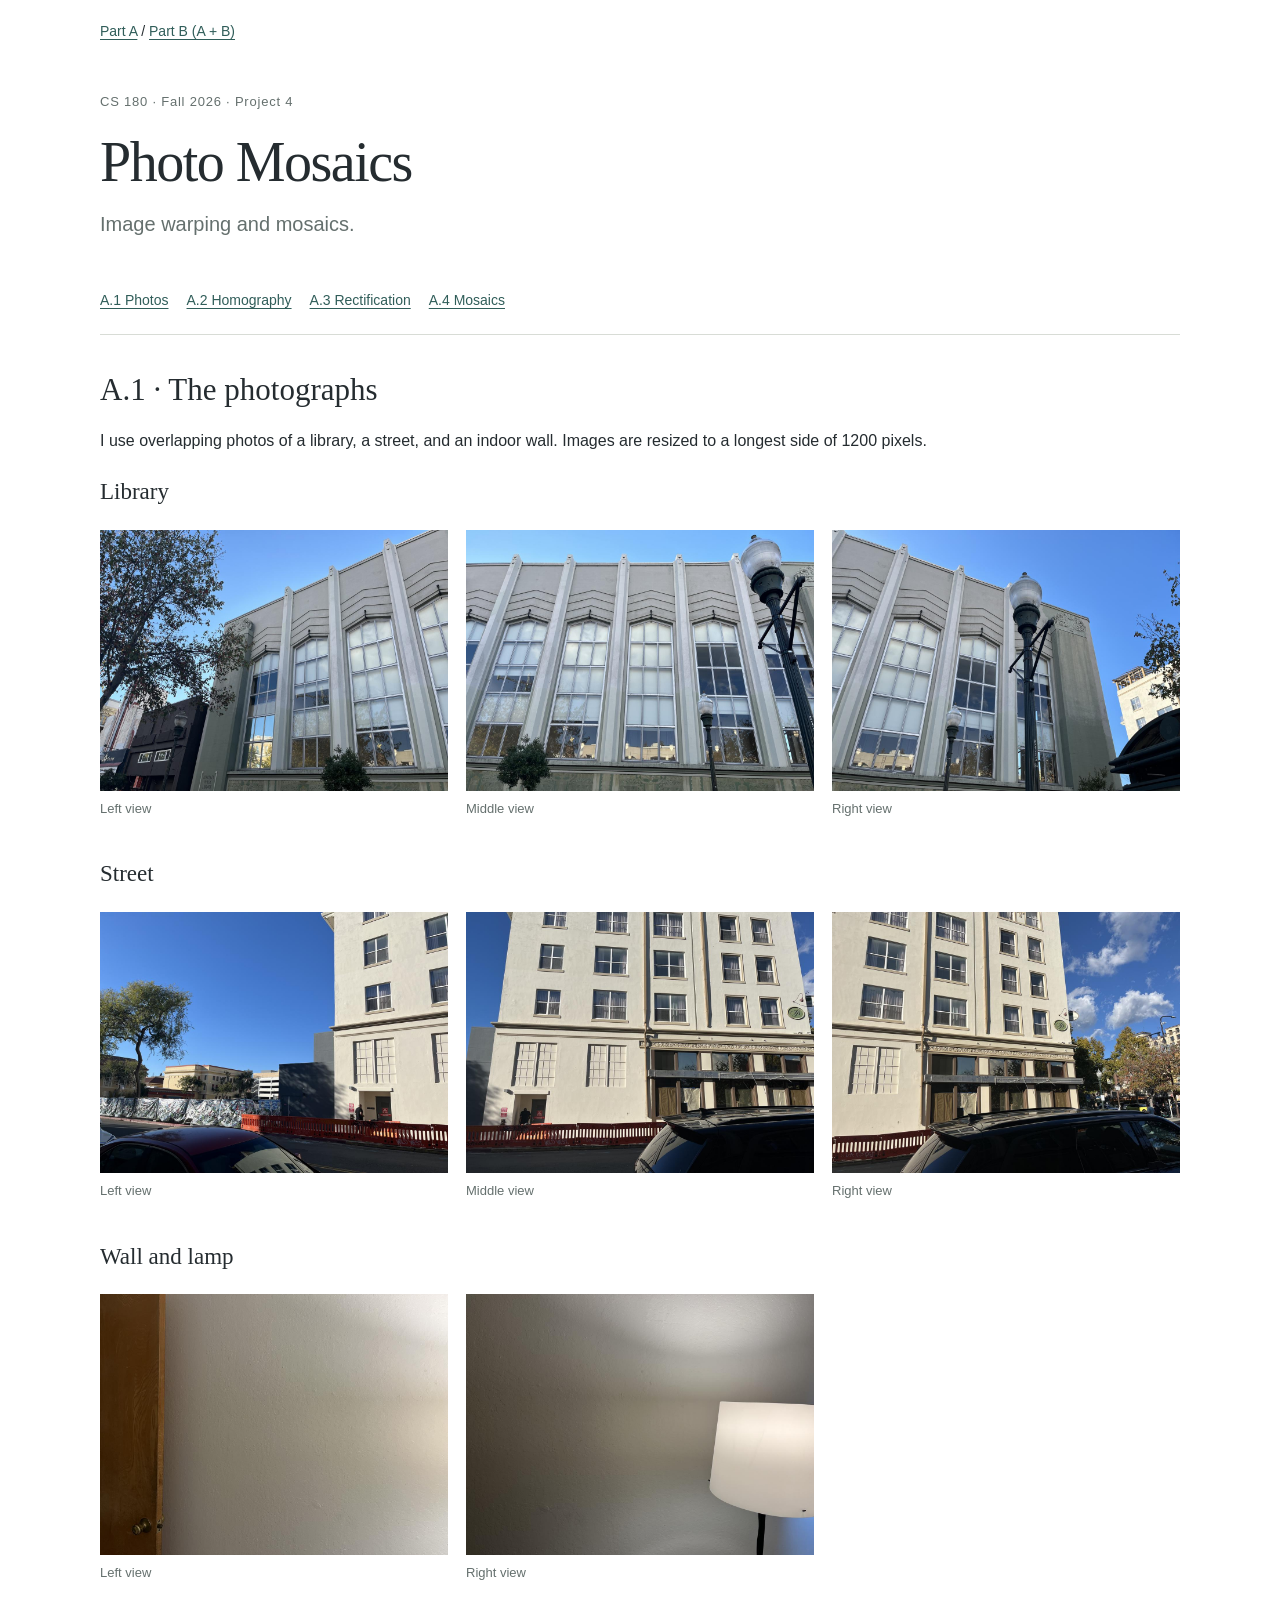
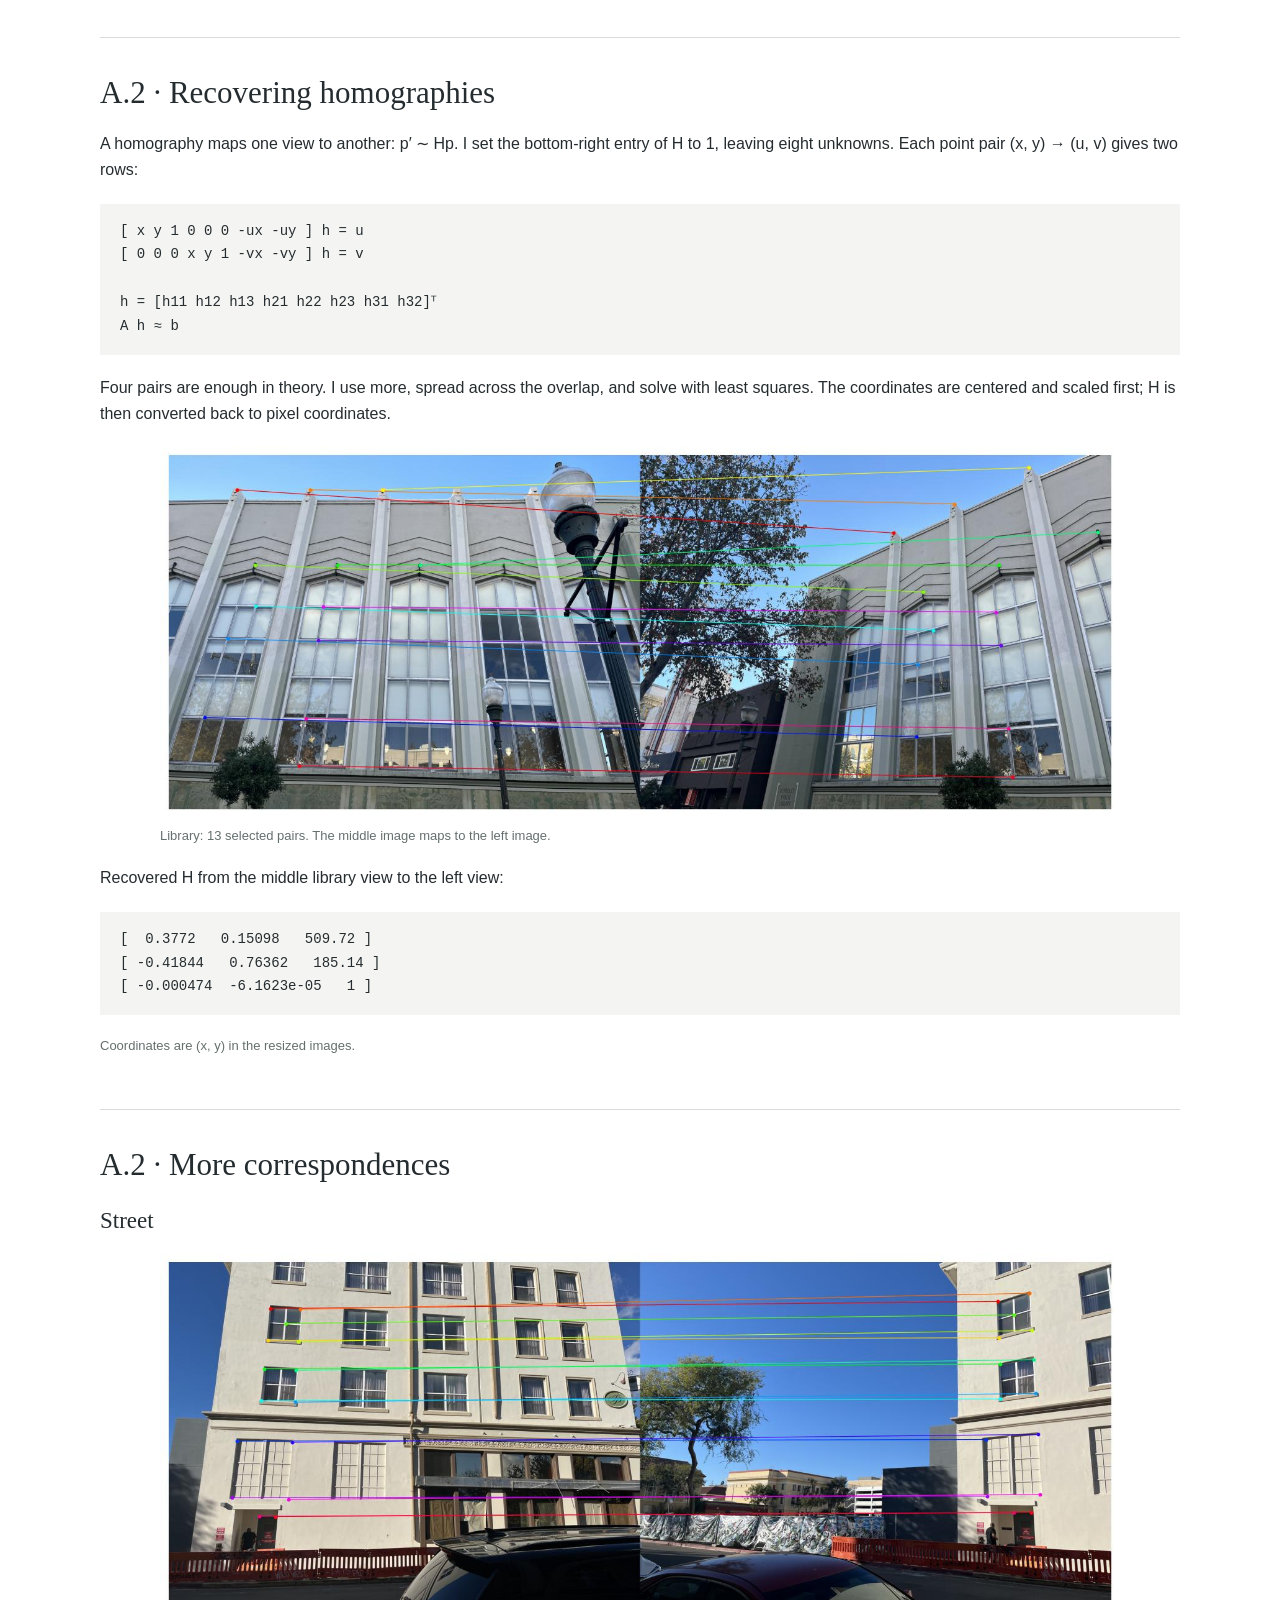
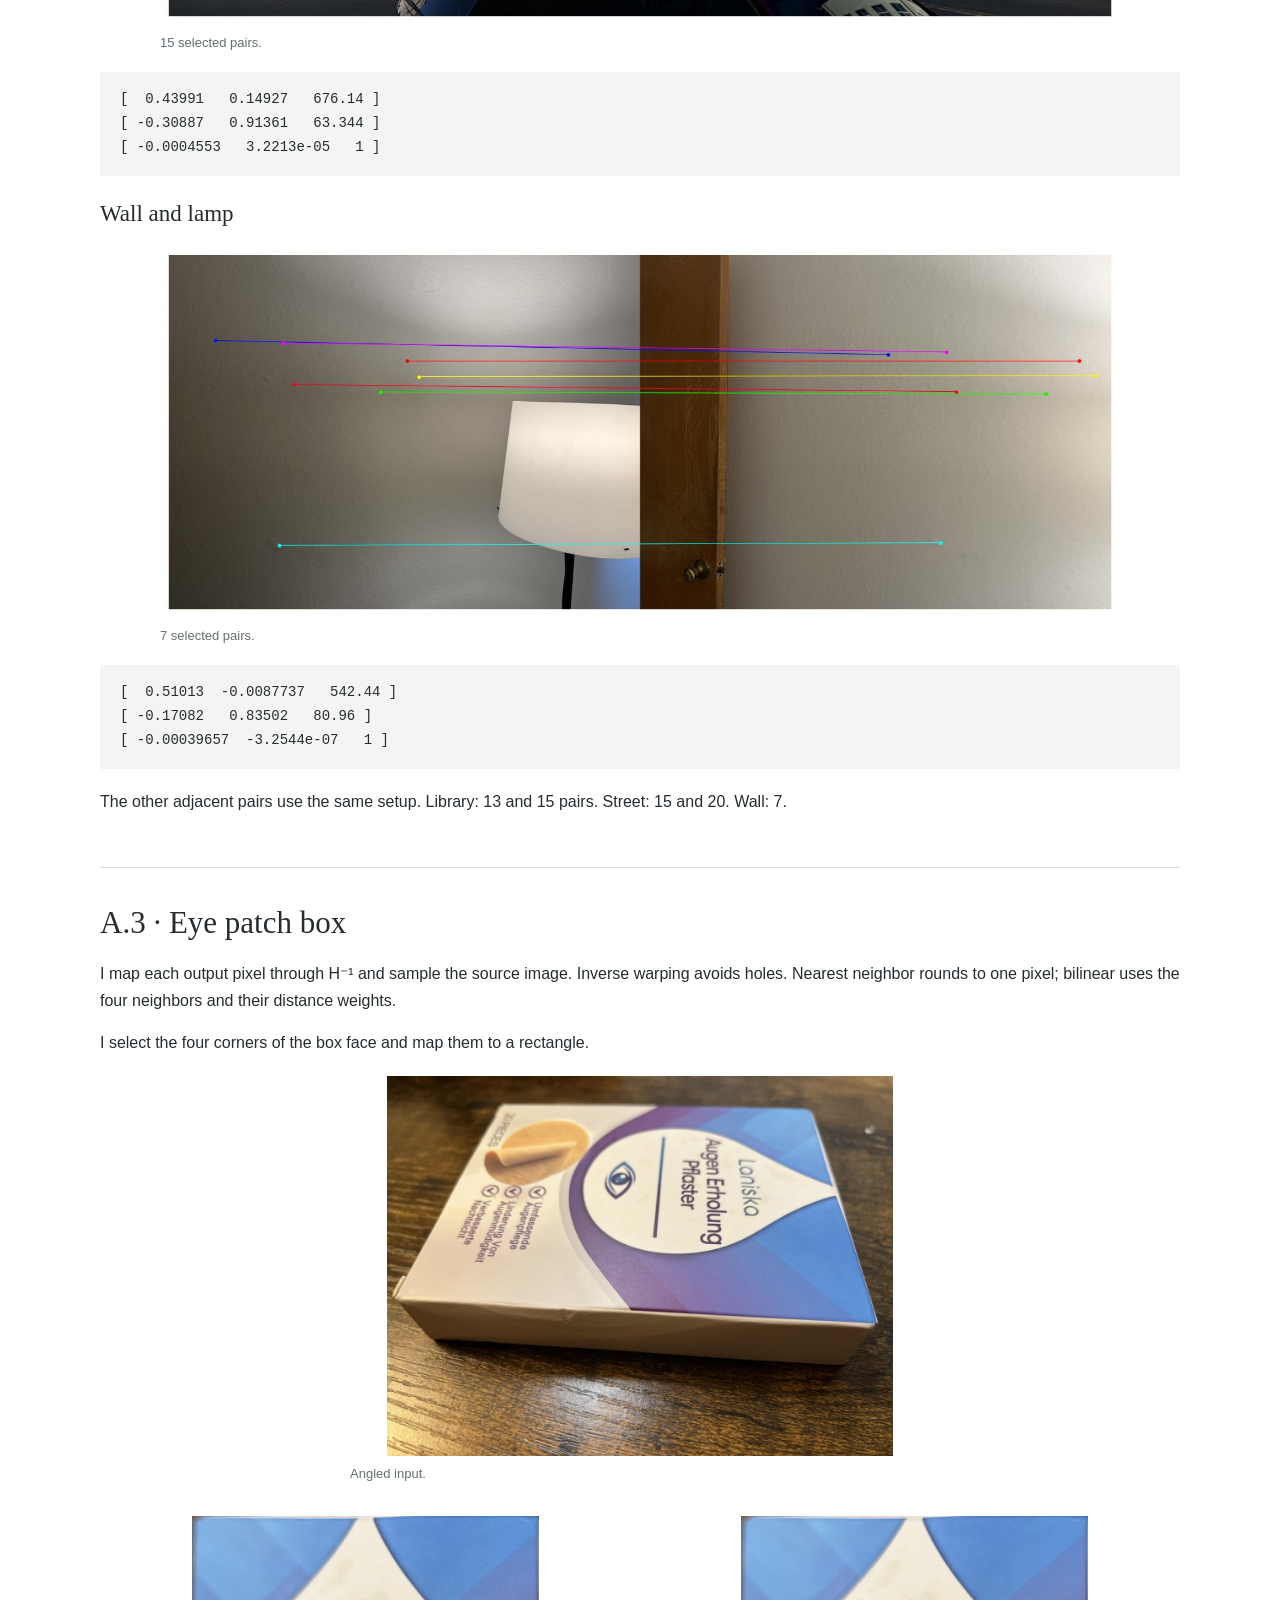
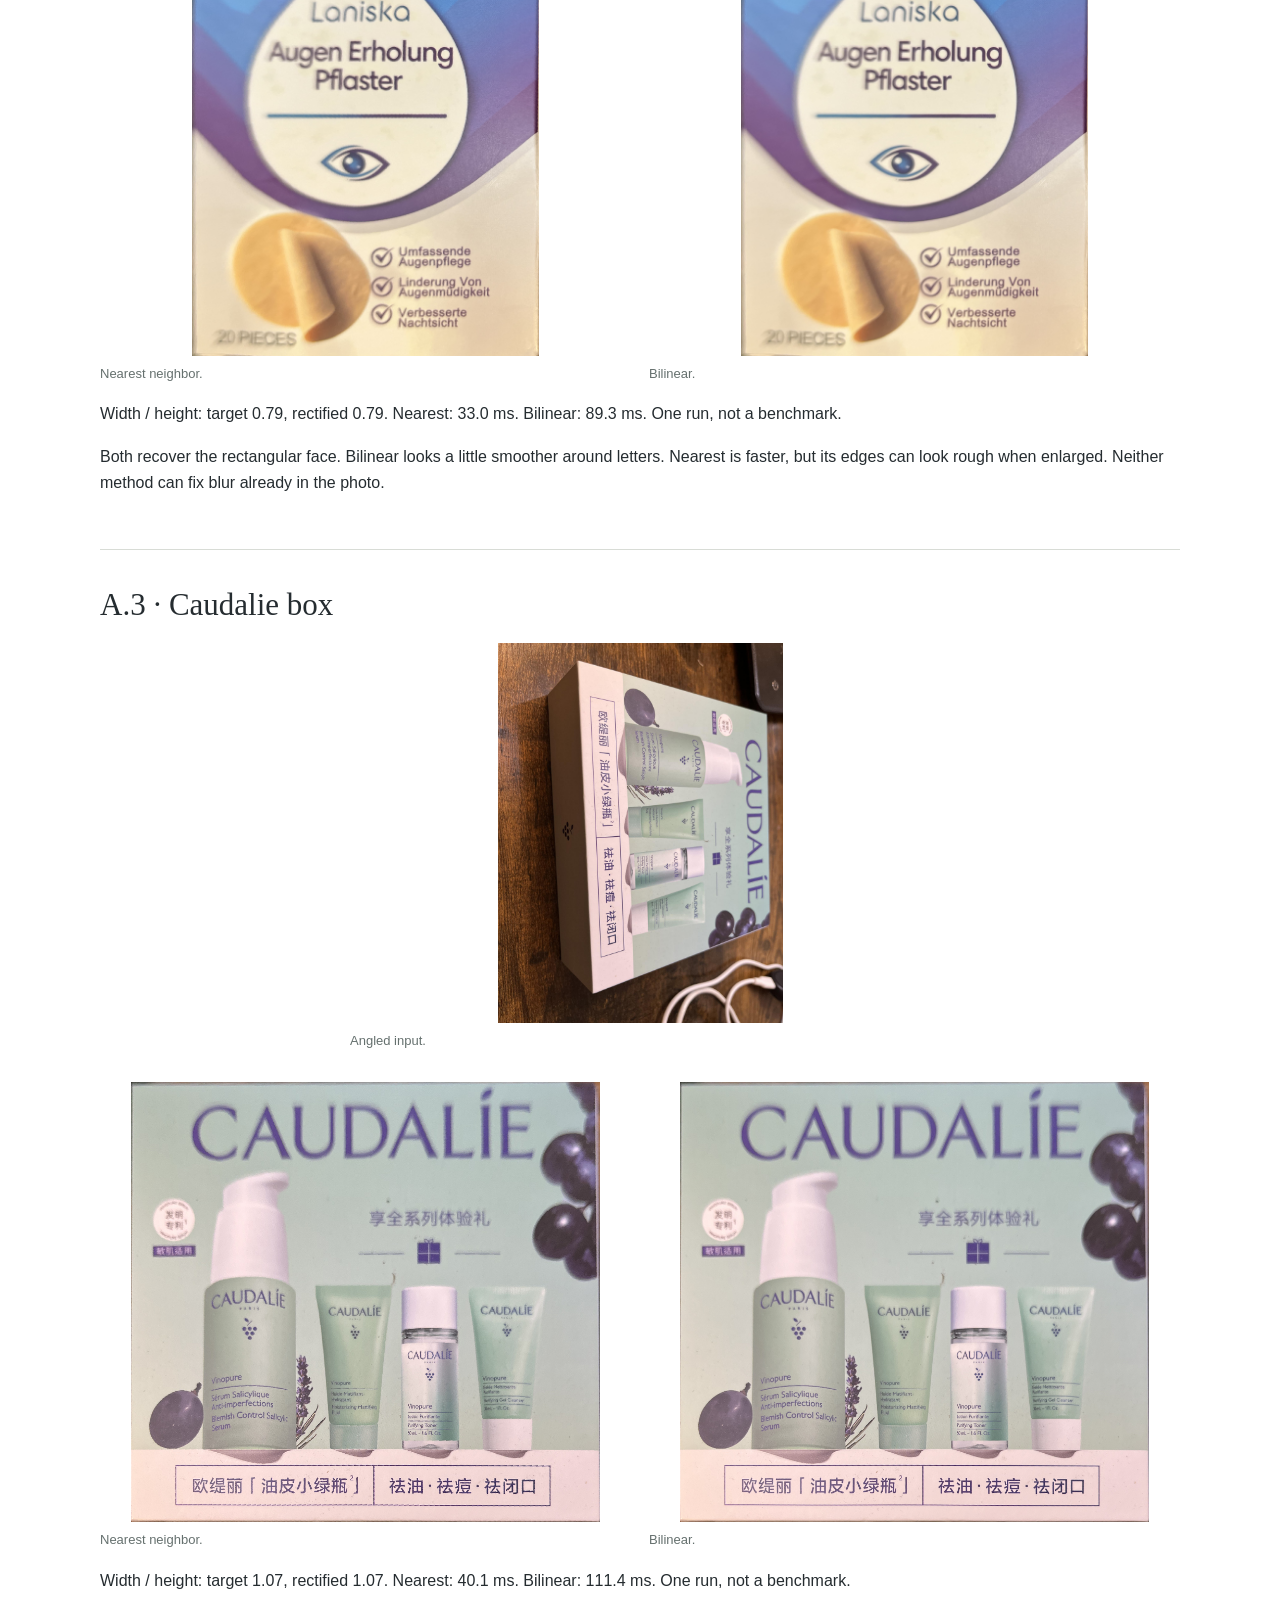
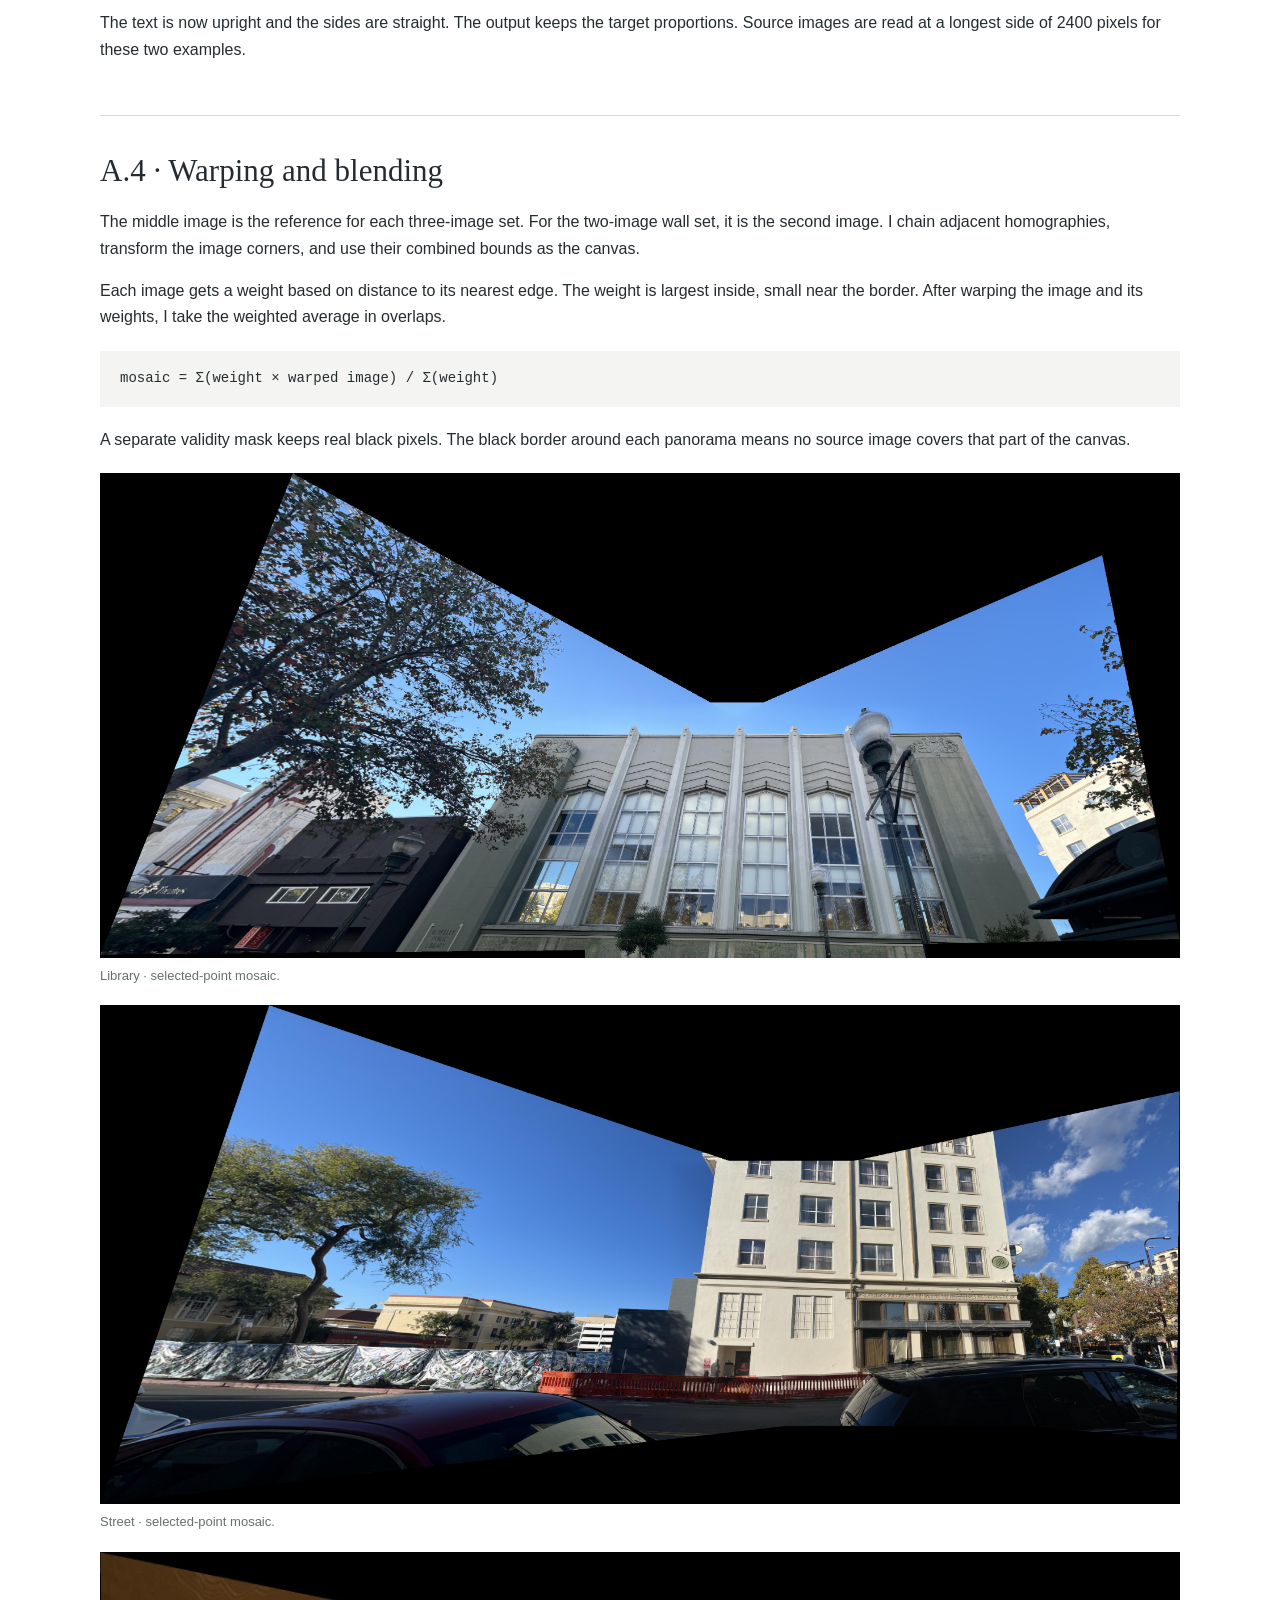
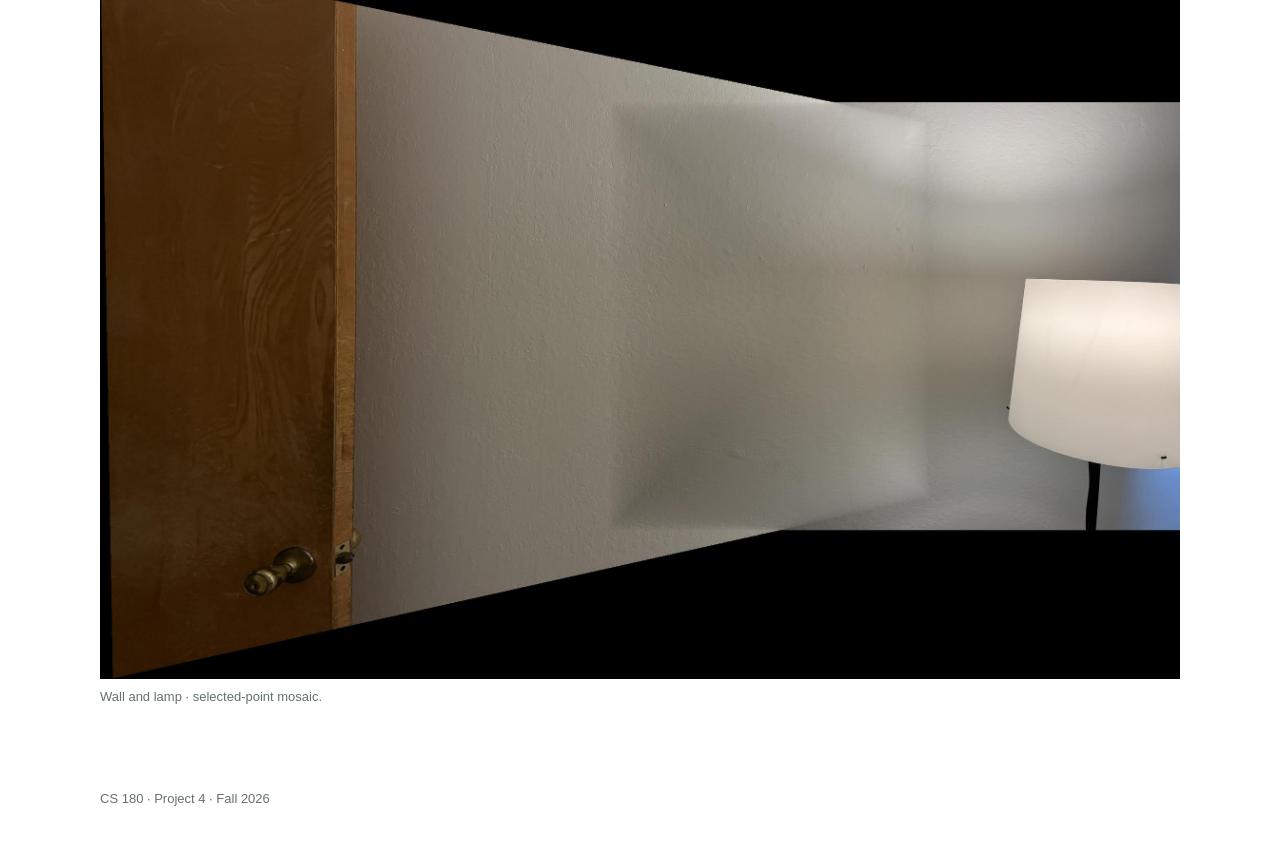
<file: index.html>
<!doctype html><html lang="en"><head><meta charset="utf-8"><meta name="viewport" content="width=device-width,initial-scale=1"><meta name="description" content="CS180 Project 4: homographies, rectification and image mosaics."><title>Part A · Photo Mosaics | CS180 Project 4</title><link rel="stylesheet" href="style.css"></head><body><div class="wrap versions"><a href="index.html">Part A</a><span> / </span><a href="part-b.html">Part B (A + B)</a></div><header class="wrap sheet cover"><p class="eyebrow">CS 180 · Fall 2026 · Project 4</p><h1>Photo Mosaics</h1><p class="subtitle">Image warping and mosaics.</p></header>
<nav class="wrap" aria-label="Report sections"><a href="#a1">A.1 Photos</a><a href="#a2">A.2 Homography</a><a href="#a3">A.3 Rectification</a><a href="#a4">A.4 Mosaics</a></nav><main class="wrap">
<section id="a1" class="sheet "><h2>A.1 · The photographs</h2><p>I use overlapping photos of a library, a street, and an indoor wall. Images are resized to a longest side of 1200 pixels.</p><div class="source-set"><h3>Library</h3><div class="grid sources"><figure class=""><a href="assets/library-left-view.jpg"><img src="assets/library-left-view.jpg" alt="Left view"></a><figcaption>Left view</figcaption></figure><figure class=""><a href="assets/library-middle-view.jpg"><img src="assets/library-middle-view.jpg" alt="Middle view"></a><figcaption>Middle view</figcaption></figure><figure class=""><a href="assets/library-right-view.jpg"><img src="assets/library-right-view.jpg" alt="Right view"></a><figcaption>Right view</figcaption></figure></div></div><div class="source-set"><h3>Street</h3><div class="grid sources"><figure class=""><a href="assets/street-left-view.jpg"><img src="assets/street-left-view.jpg" alt="Left view"></a><figcaption>Left view</figcaption></figure><figure class=""><a href="assets/street-middle-view.jpg"><img src="assets/street-middle-view.jpg" alt="Middle view"></a><figcaption>Middle view</figcaption></figure><figure class=""><a href="assets/street-right-view.jpg"><img src="assets/street-right-view.jpg" alt="Right view"></a><figcaption>Right view</figcaption></figure></div></div><div class="source-set"><h3>Wall and lamp</h3><div class="grid sources"><figure class=""><a href="assets/wall-and-lamp-left-view.jpg"><img src="assets/wall-and-lamp-left-view.jpg" alt="Left view"></a><figcaption>Left view</figcaption></figure><figure class=""><a href="assets/wall-and-lamp-right-view.jpg"><img src="assets/wall-and-lamp-right-view.jpg" alt="Right view"></a><figcaption>Right view</figcaption></figure></div></div></section>
<section id="a2" class="sheet "><h2>A.2 · Recovering homographies</h2><p>A homography maps one view to another: p′ ∼ Hp. I set the bottom-right entry of H to 1, leaving eight unknowns. Each point pair (x, y) → (u, v) gives two rows:</p>
<pre class="equation">[ x y 1 0 0 0 -ux -uy ] h = u
[ 0 0 0 x y 1 -vx -vy ] h = v

h = [h11 h12 h13 h21 h22 h23 h31 h32]ᵀ
A h ≈ b</pre>
<p>Four pairs are enough in theory. I use more, spread across the overlap, and solve with least squares. The coordinates are centered and scaled first; H is then converted back to pixel coordinates.</p><figure class="wide"><a href="assets/image1_compare_manual_points_1.jpg"><img src="assets/image1_compare_manual_points_1.jpg" alt="Library: 13 selected pairs. The middle image maps to the left image."></a><figcaption>Library: 13 selected pairs. The middle image maps to the left image.</figcaption></figure><p>Recovered H from the middle library view to the left view:</p><pre class="matrix">[  0.3772   0.15098   509.72 ]
[ -0.41844   0.76362   185.14 ]
[ -0.000474  -6.1623e-05   1 ]</pre><p class="small">Coordinates are (x, y) in the resized images.</p></section>
<section id="a2-more" class="sheet "><h2>A.2 · More correspondences</h2><div class="keep"><h3>Street</h3><figure class="wide"><a href="assets/image2_compare_manual_points_1.jpg"><img src="assets/image2_compare_manual_points_1.jpg" alt="15 selected pairs."></a><figcaption>15 selected pairs.</figcaption></figure><pre class="matrix">[  0.43991   0.14927   676.14 ]
[ -0.30887   0.91361   63.344 ]
[ -0.0004553   3.2213e-05   1 ]</pre></div><div class="keep"><h3>Wall and lamp</h3><figure class="wide"><a href="assets/image3_compare_manual_points_1.jpg"><img src="assets/image3_compare_manual_points_1.jpg" alt="7 selected pairs."></a><figcaption>7 selected pairs.</figcaption></figure><pre class="matrix">[  0.51013  -0.0087737   542.44 ]
[ -0.17082   0.83502   80.96 ]
[ -0.00039657  -3.2544e-07   1 ]</pre></div><p>The other adjacent pairs use the same setup. Library: 13 and 15 pairs. Street: 15 and 20. Wall: 7.</p></section>
<section id="a3" class="sheet rect-page"><h2>A.3 · Eye patch box</h2><p>I map each output pixel through H⁻¹ and sample the source image. Inverse warping avoids holes. Nearest neighbor rounds to one pixel; bilinear uses the four neighbors and their distance weights.</p><p>I select the four corners of the box face and map them to a rectangle.</p><figure class="rect-input"><a href="assets/results_rect1_source_0.jpg"><img src="assets/results_rect1_source_0.jpg" alt="Angled input."></a><figcaption>Angled input.</figcaption></figure><div class="grid two rectified"><figure class=""><a href="assets/results_rect1_nearest.png"><img src="assets/results_rect1_nearest.png" alt="Nearest neighbor."></a><figcaption>Nearest neighbor.</figcaption></figure><figure class=""><a href="assets/results_rect1_bilinear.png"><img src="assets/results_rect1_bilinear.png" alt="Bilinear."></a><figcaption>Bilinear.</figcaption></figure></div><p>Width / height: target 0.79, rectified 0.79. Nearest: 33.0 ms. Bilinear: 89.3 ms. One run, not a benchmark.</p><p>Both recover the rectangular face. Bilinear looks a little smoother around letters. Nearest is faster, but its edges can look rough when enlarged. Neither method can fix blur already in the photo.</p></section>
<section id="a3-box2" class="sheet rect-page"><h2>A.3 · Caudalie box</h2><figure class="rect-input"><a href="assets/results_rect2_source_0.jpg"><img src="assets/results_rect2_source_0.jpg" alt="Angled input."></a><figcaption>Angled input.</figcaption></figure><div class="grid two rectified"><figure class=""><a href="assets/results_rect2_nearest.png"><img src="assets/results_rect2_nearest.png" alt="Nearest neighbor."></a><figcaption>Nearest neighbor.</figcaption></figure><figure class=""><a href="assets/results_rect2_bilinear.png"><img src="assets/results_rect2_bilinear.png" alt="Bilinear."></a><figcaption>Bilinear.</figcaption></figure></div><p>Width / height: target 1.07, rectified 1.07. Nearest: 40.1 ms. Bilinear: 111.4 ms. One run, not a benchmark.</p><p>The text is now upright and the sides are straight. The output keeps the target proportions. Source images are read at a longest side of 2400 pixels for these two examples.</p></section>
<section id="a4" class="sheet "><h2>A.4 · Warping and blending</h2><p>The middle image is the reference for each three-image set. For the two-image wall set, it is the second image. I chain adjacent homographies, transform the image corners, and use their combined bounds as the canvas.</p>
<p>Each image gets a weight based on distance to its nearest edge. The weight is largest inside, small near the border. After warping the image and its weights, I take the weighted average in overlaps.</p>
<div class="equation">mosaic = Σ(weight × warped image) / Σ(weight)</div>
<p>A separate validity mask keeps real black pixels. The black border around each panorama means no source image covers that part of the canvas.</p><figure class="mosaic"><a href="assets/image1_compare_manual_mosaic.jpg"><img src="assets/image1_compare_manual_mosaic.jpg" alt="Library · selected-point mosaic."></a><figcaption>Library · selected-point mosaic.</figcaption></figure><figure class="mosaic"><a href="assets/image2_compare_manual_mosaic.jpg"><img src="assets/image2_compare_manual_mosaic.jpg" alt="Street · selected-point mosaic."></a><figcaption>Street · selected-point mosaic.</figcaption></figure><figure class="mosaic"><a href="assets/image3_compare_manual_mosaic.jpg"><img src="assets/image3_compare_manual_mosaic.jpg" alt="Wall and lamp · selected-point mosaic."></a><figcaption>Wall and lamp · selected-point mosaic.</figcaption></figure></section></main><footer class="wrap">CS 180 · Project 4 · Fall 2026</footer></body></html>
</file>
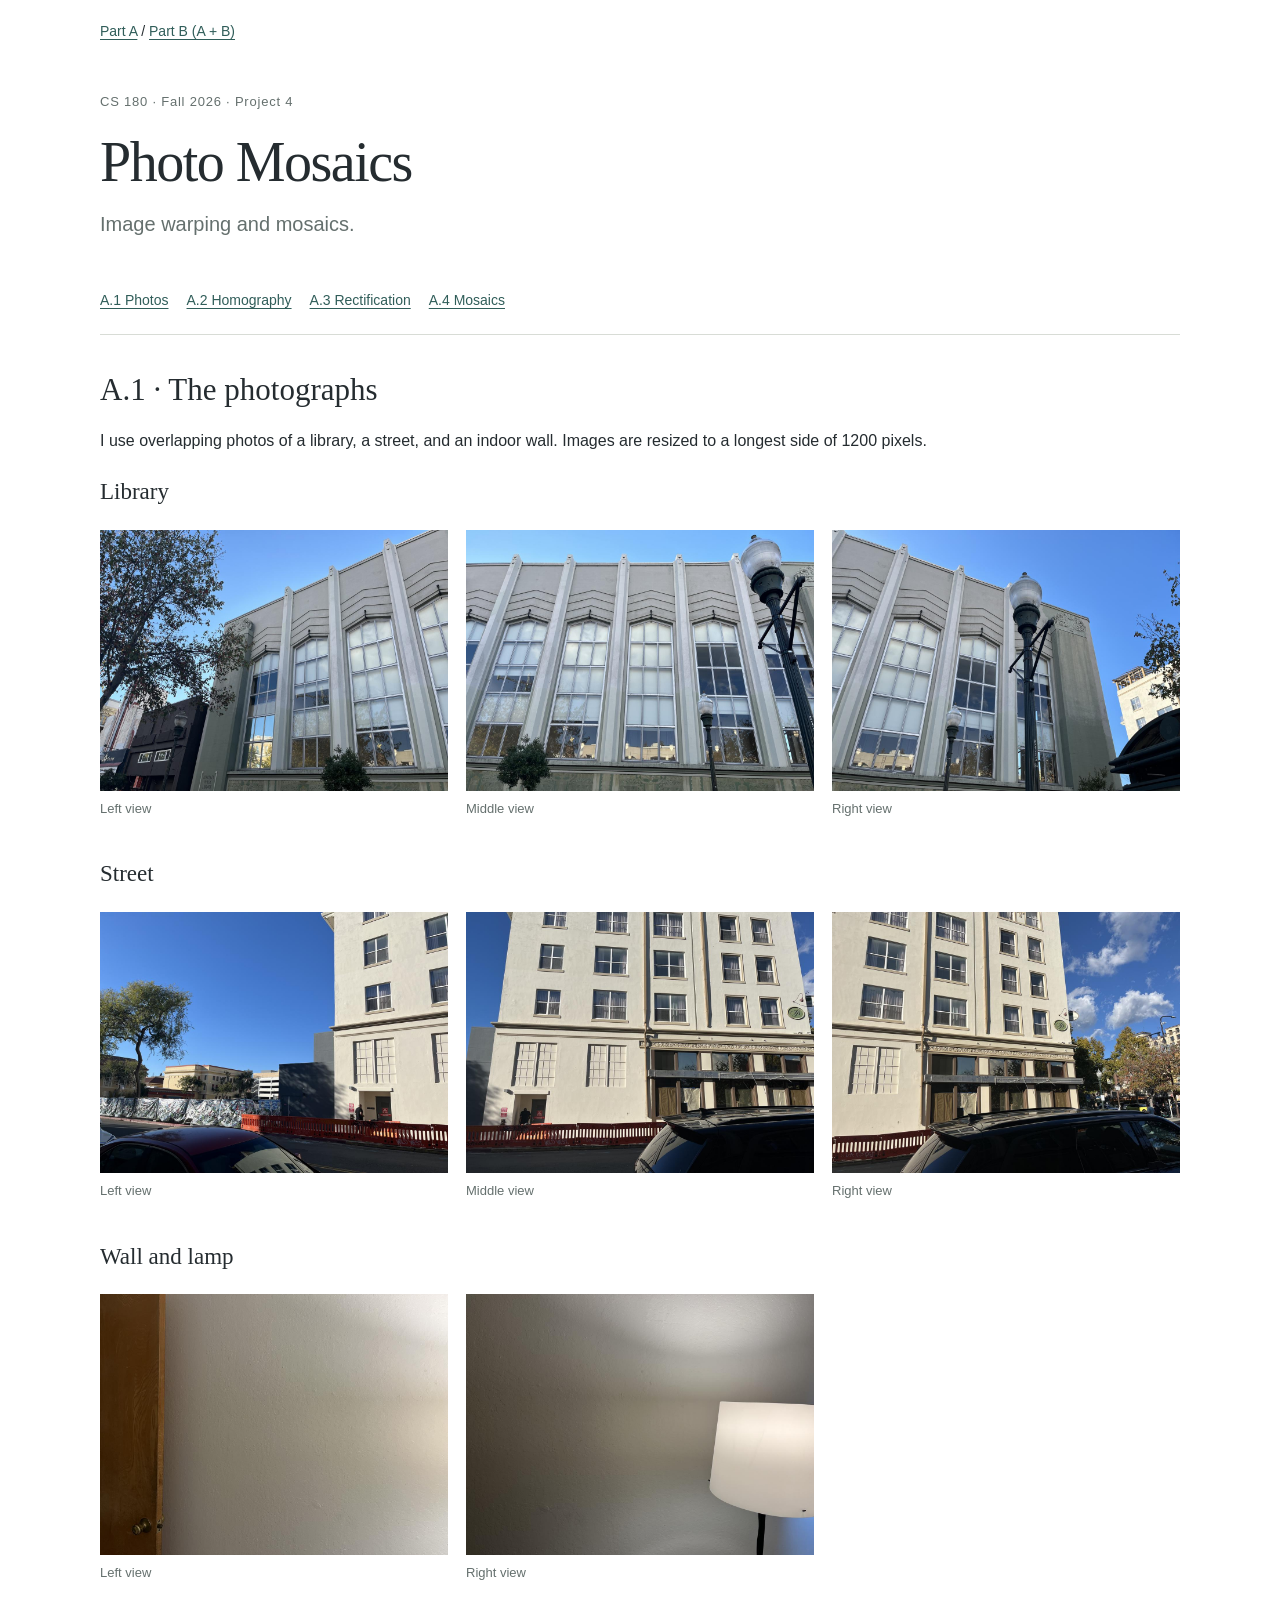
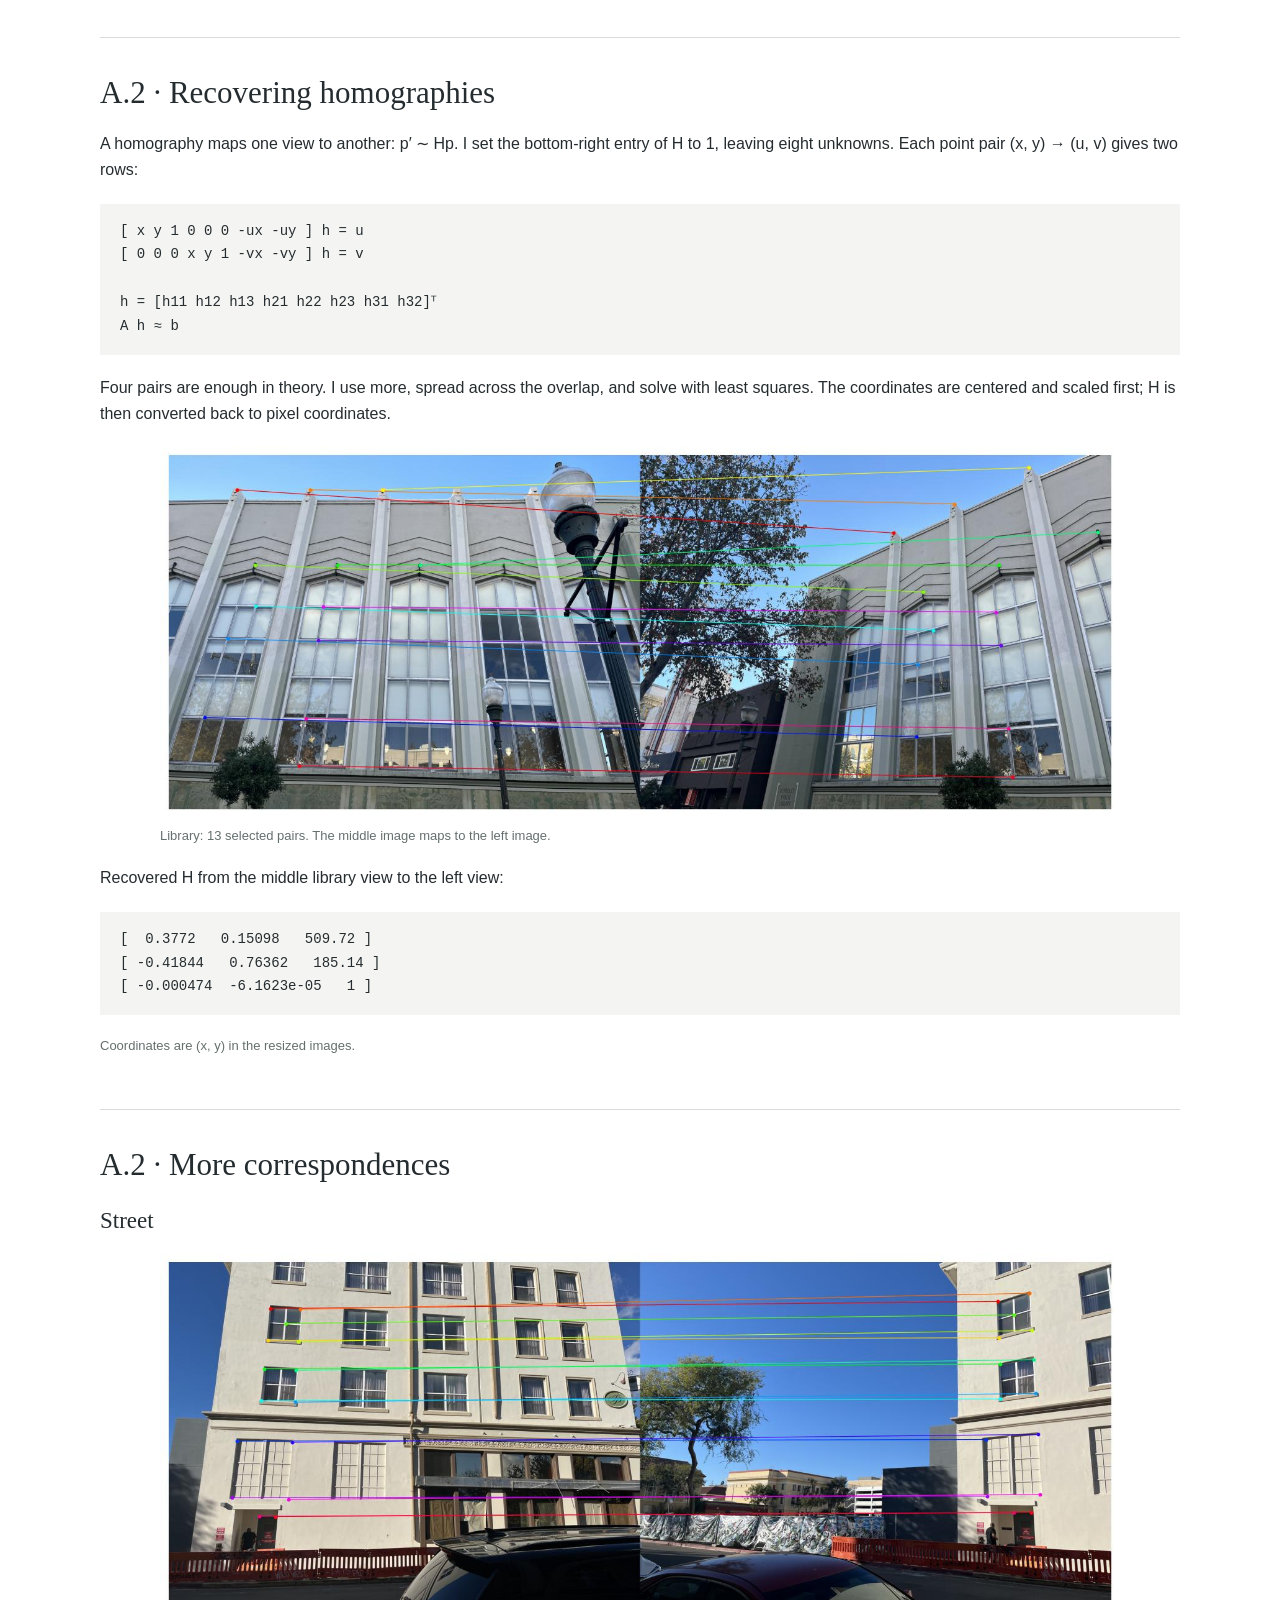
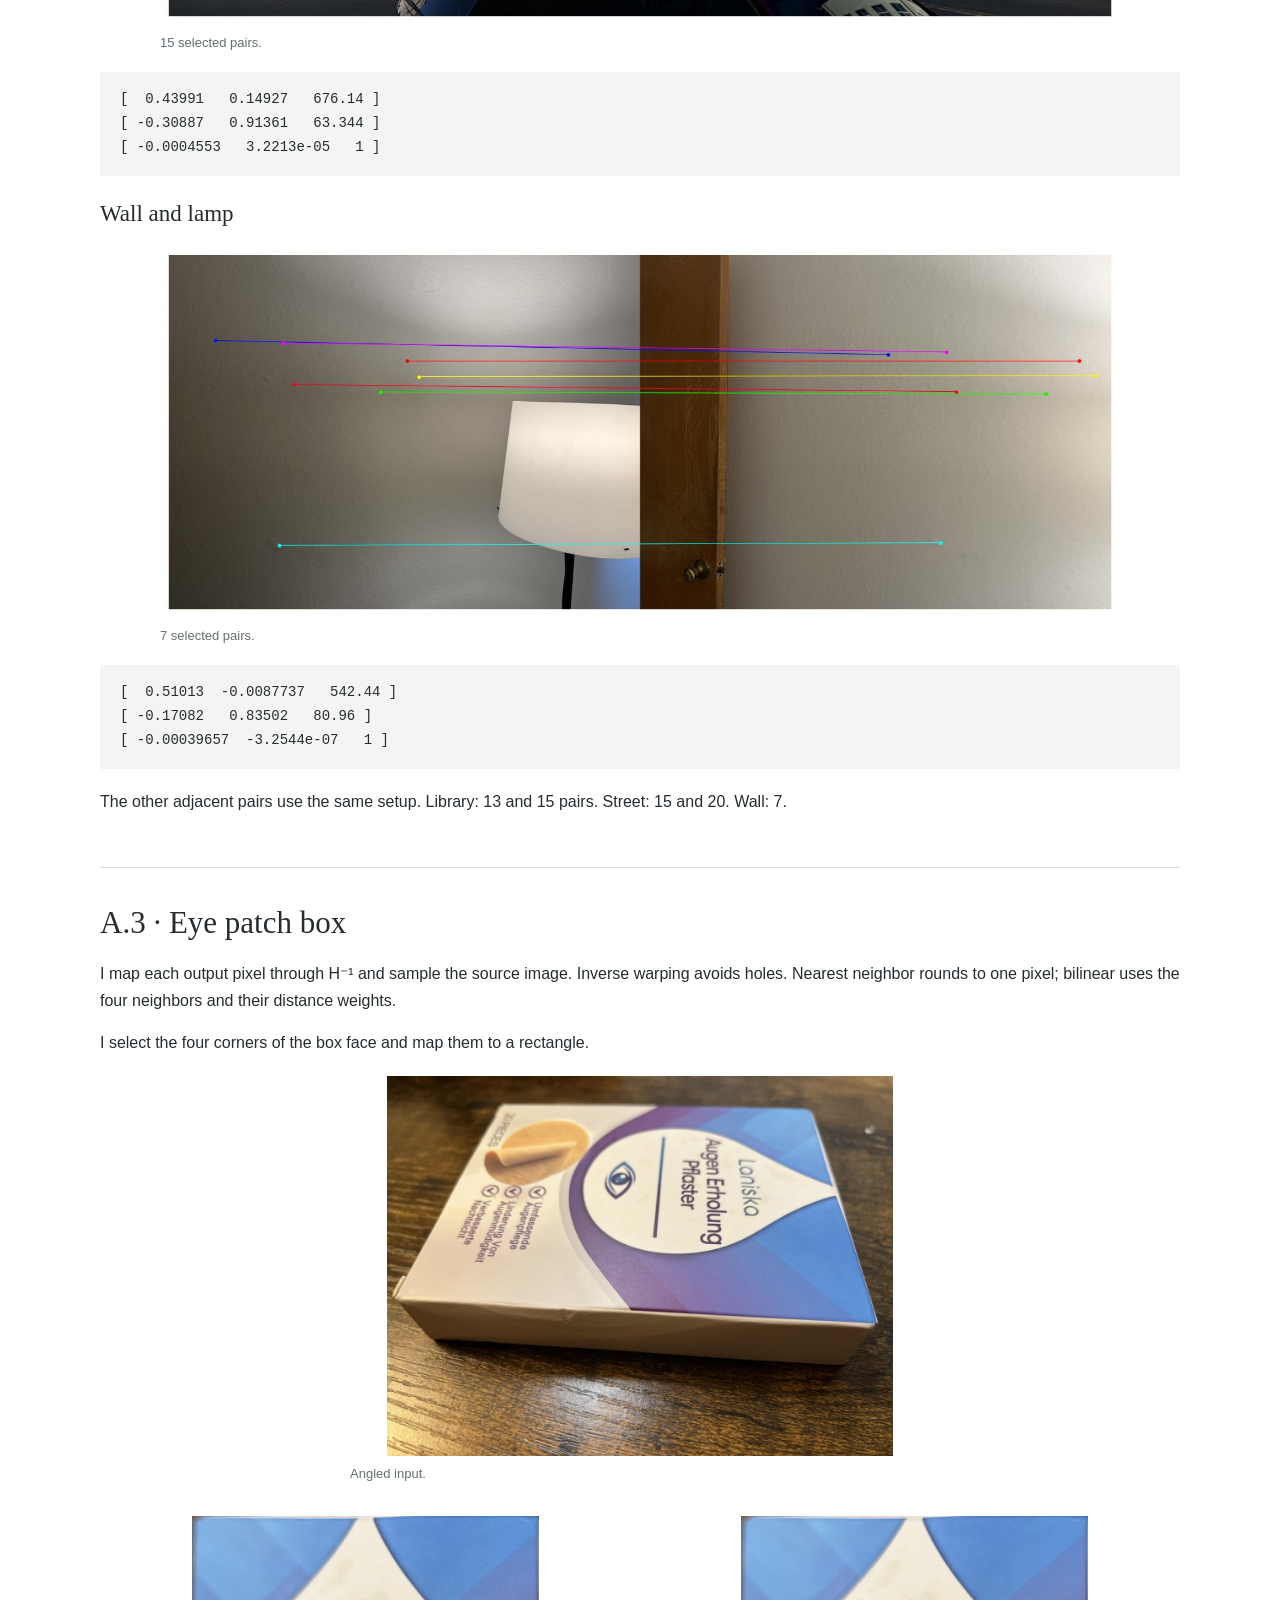
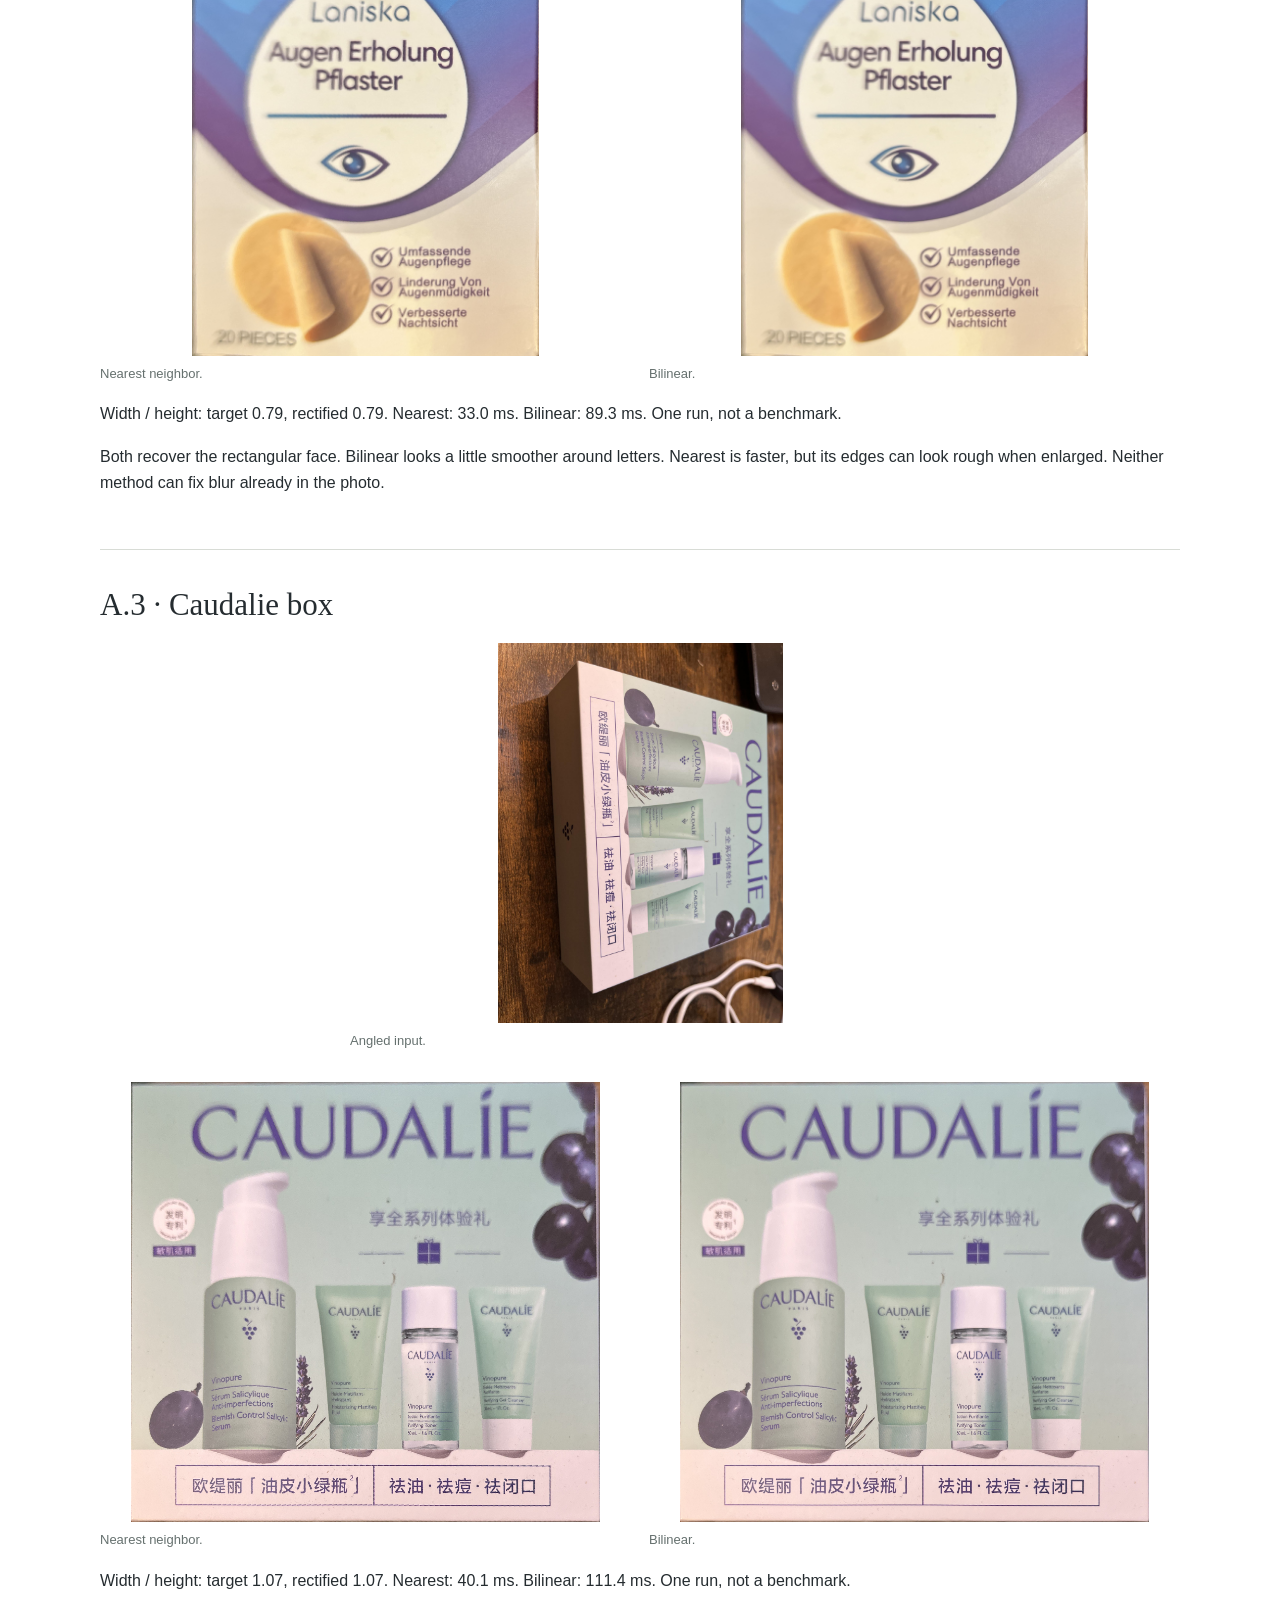
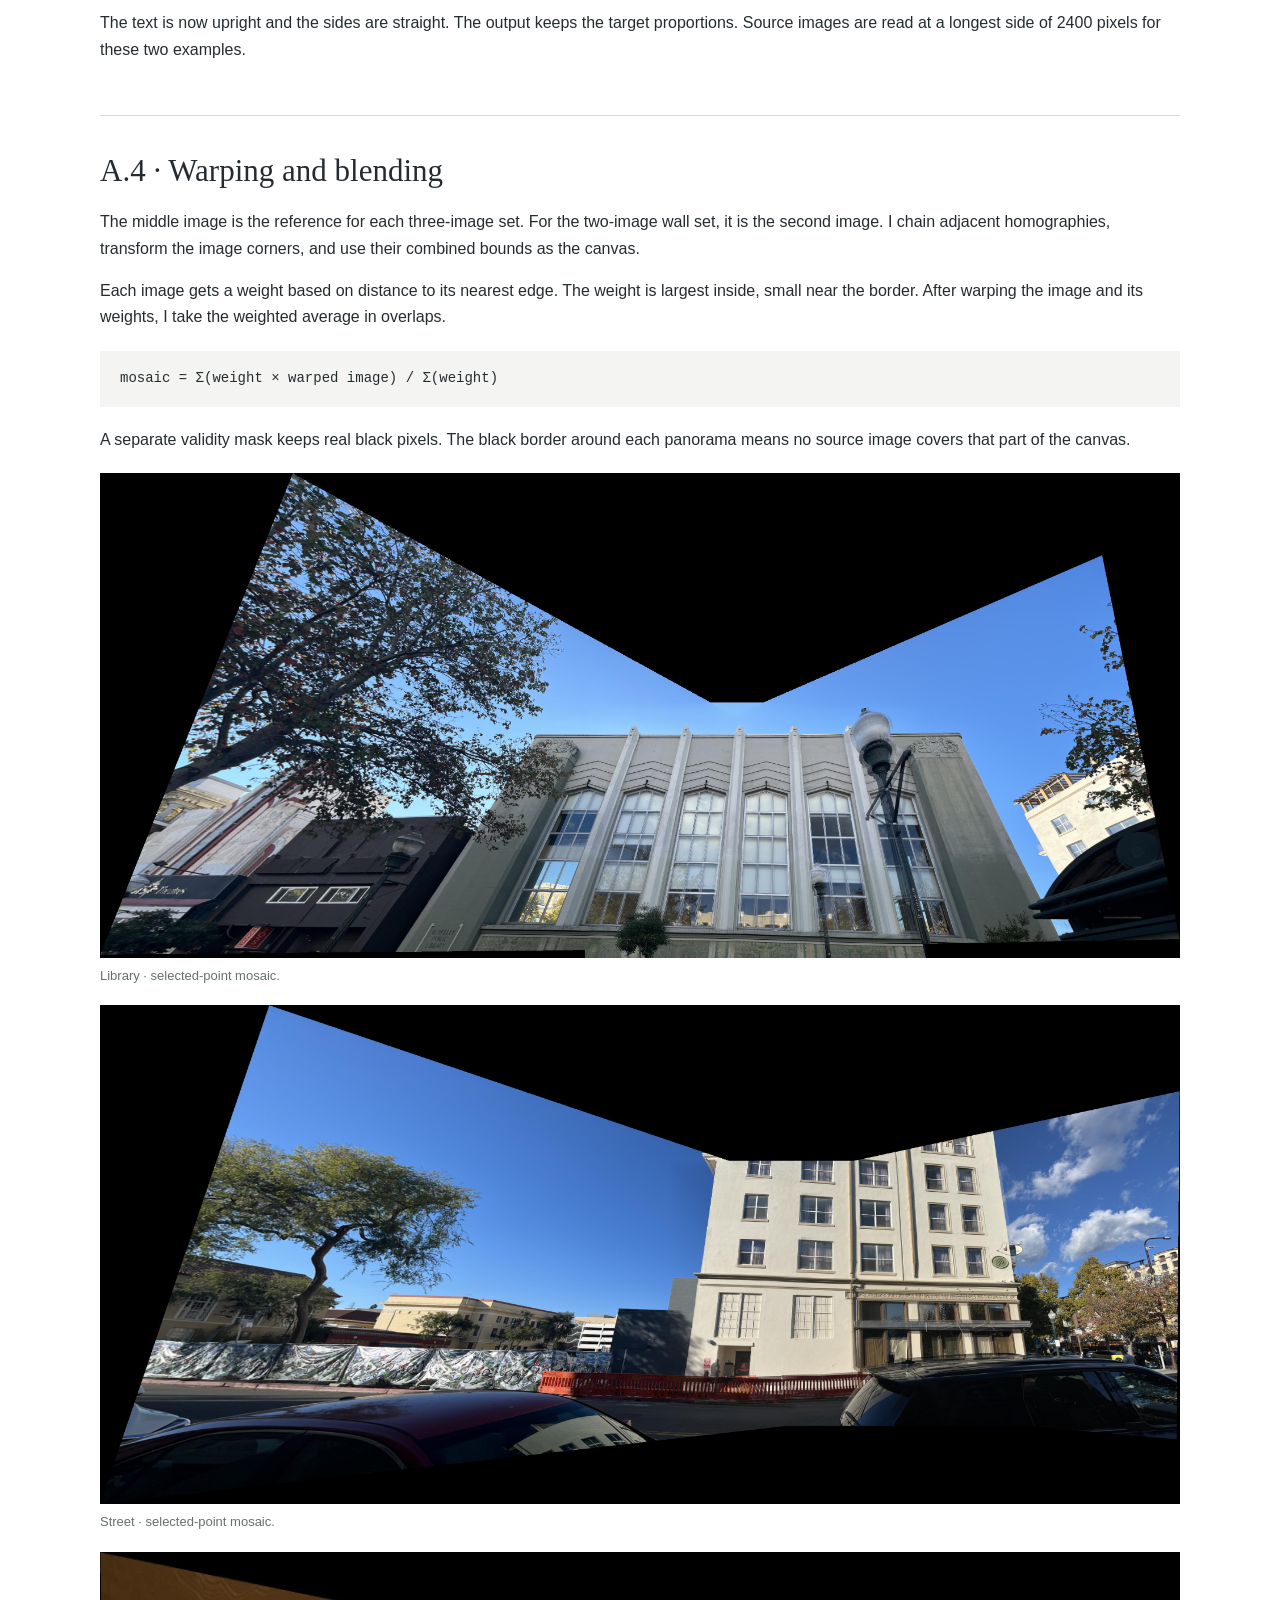
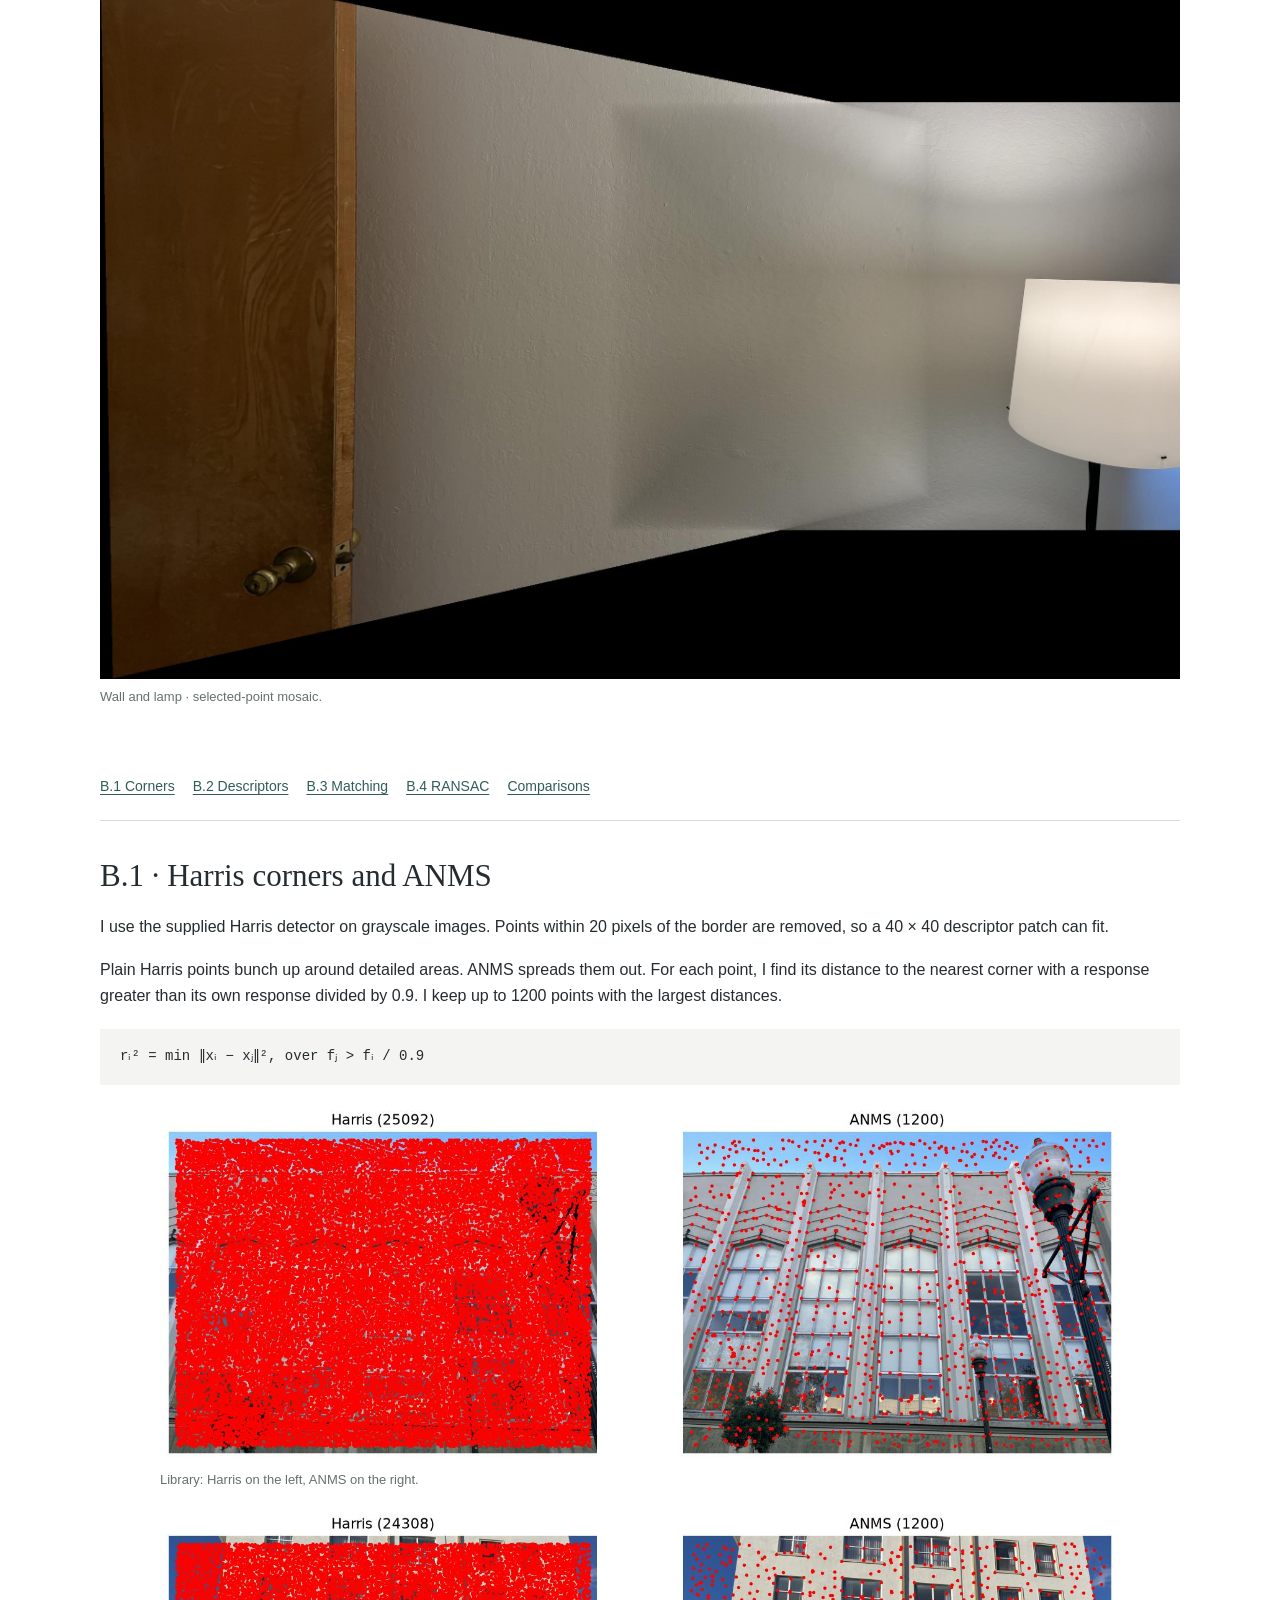
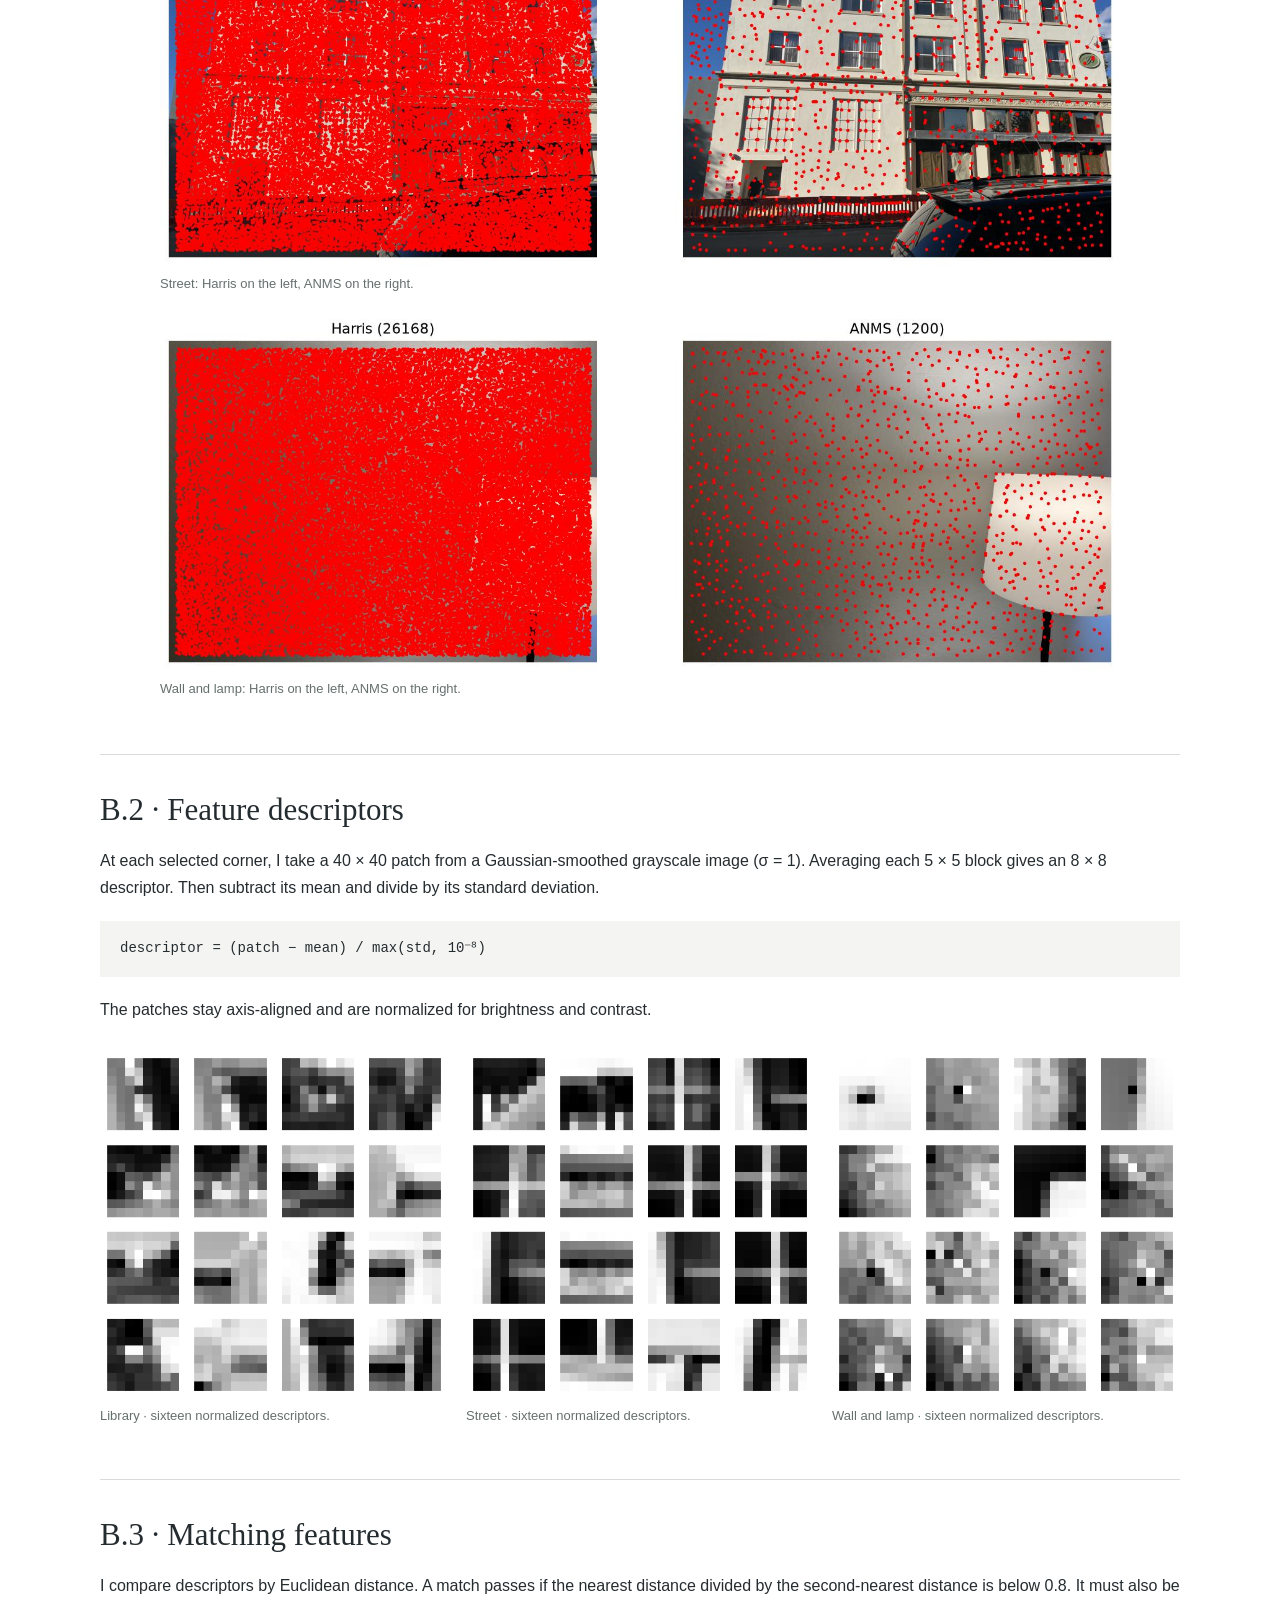
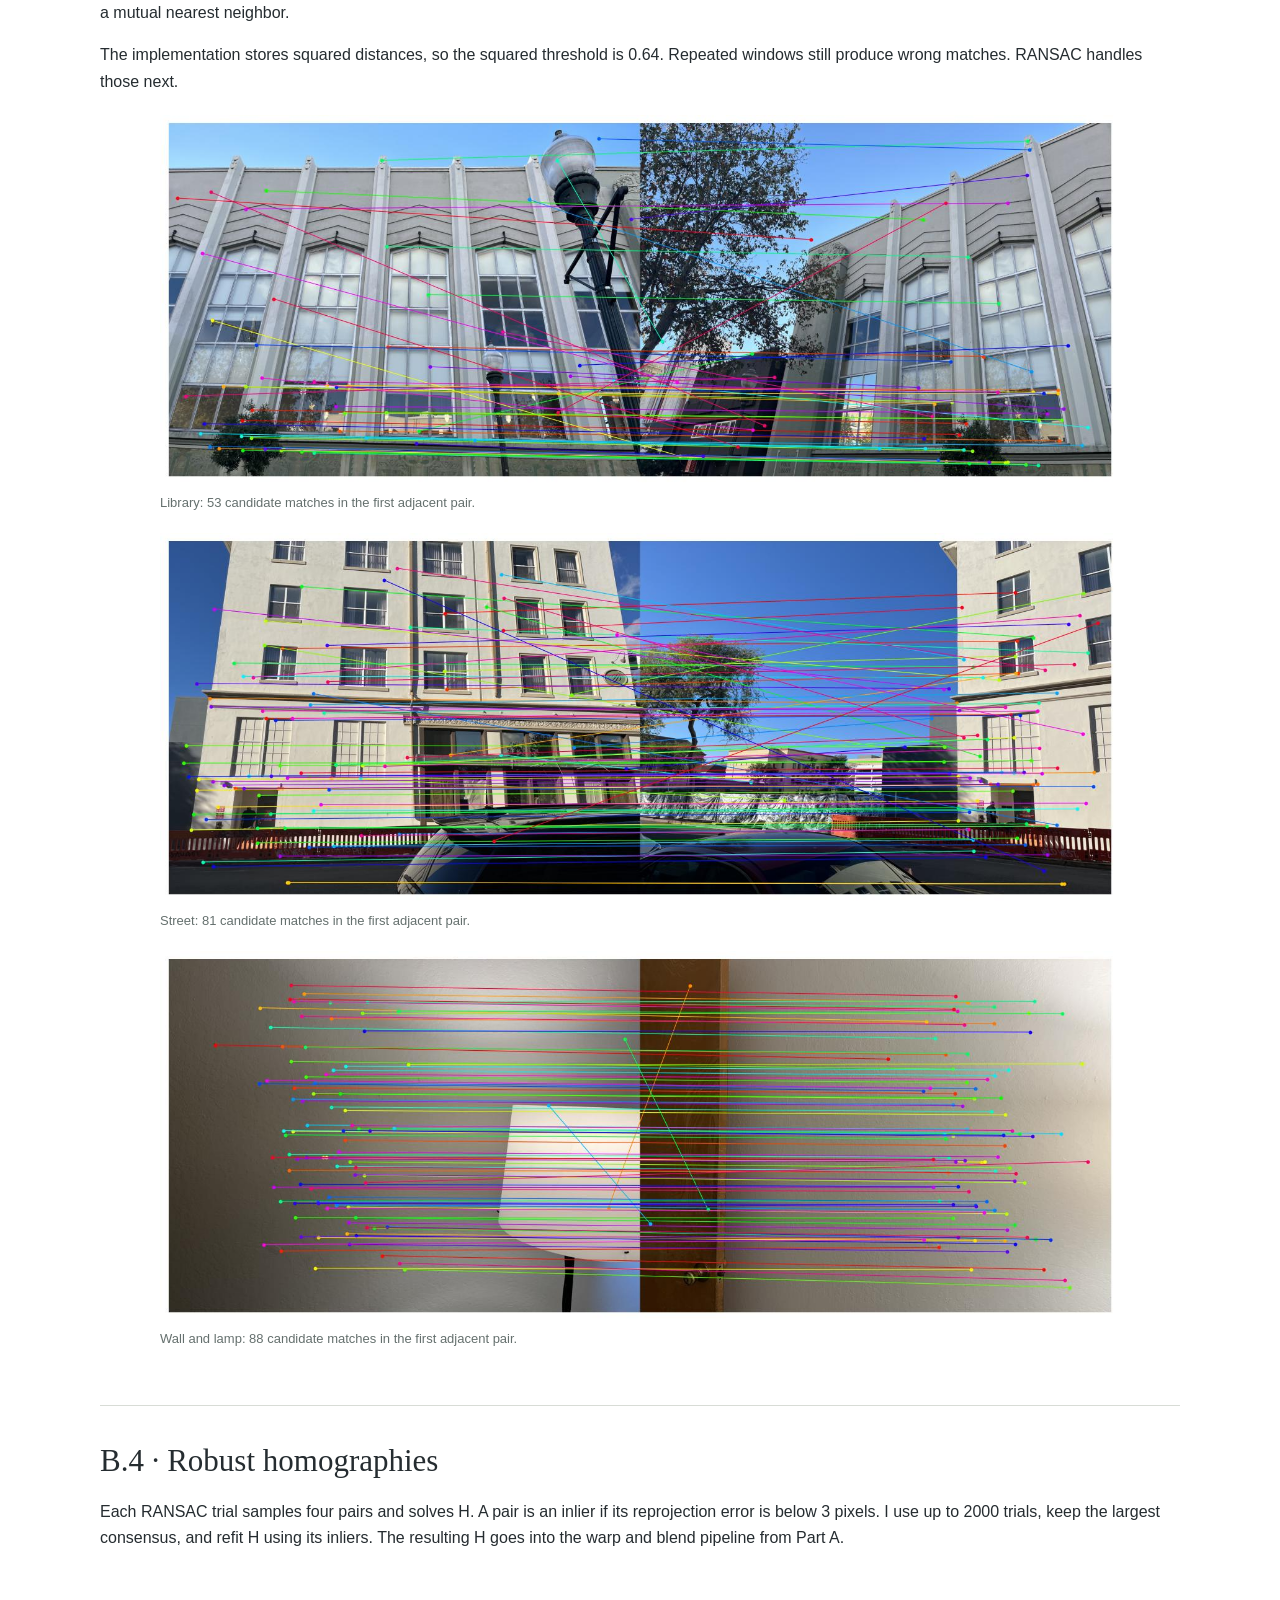
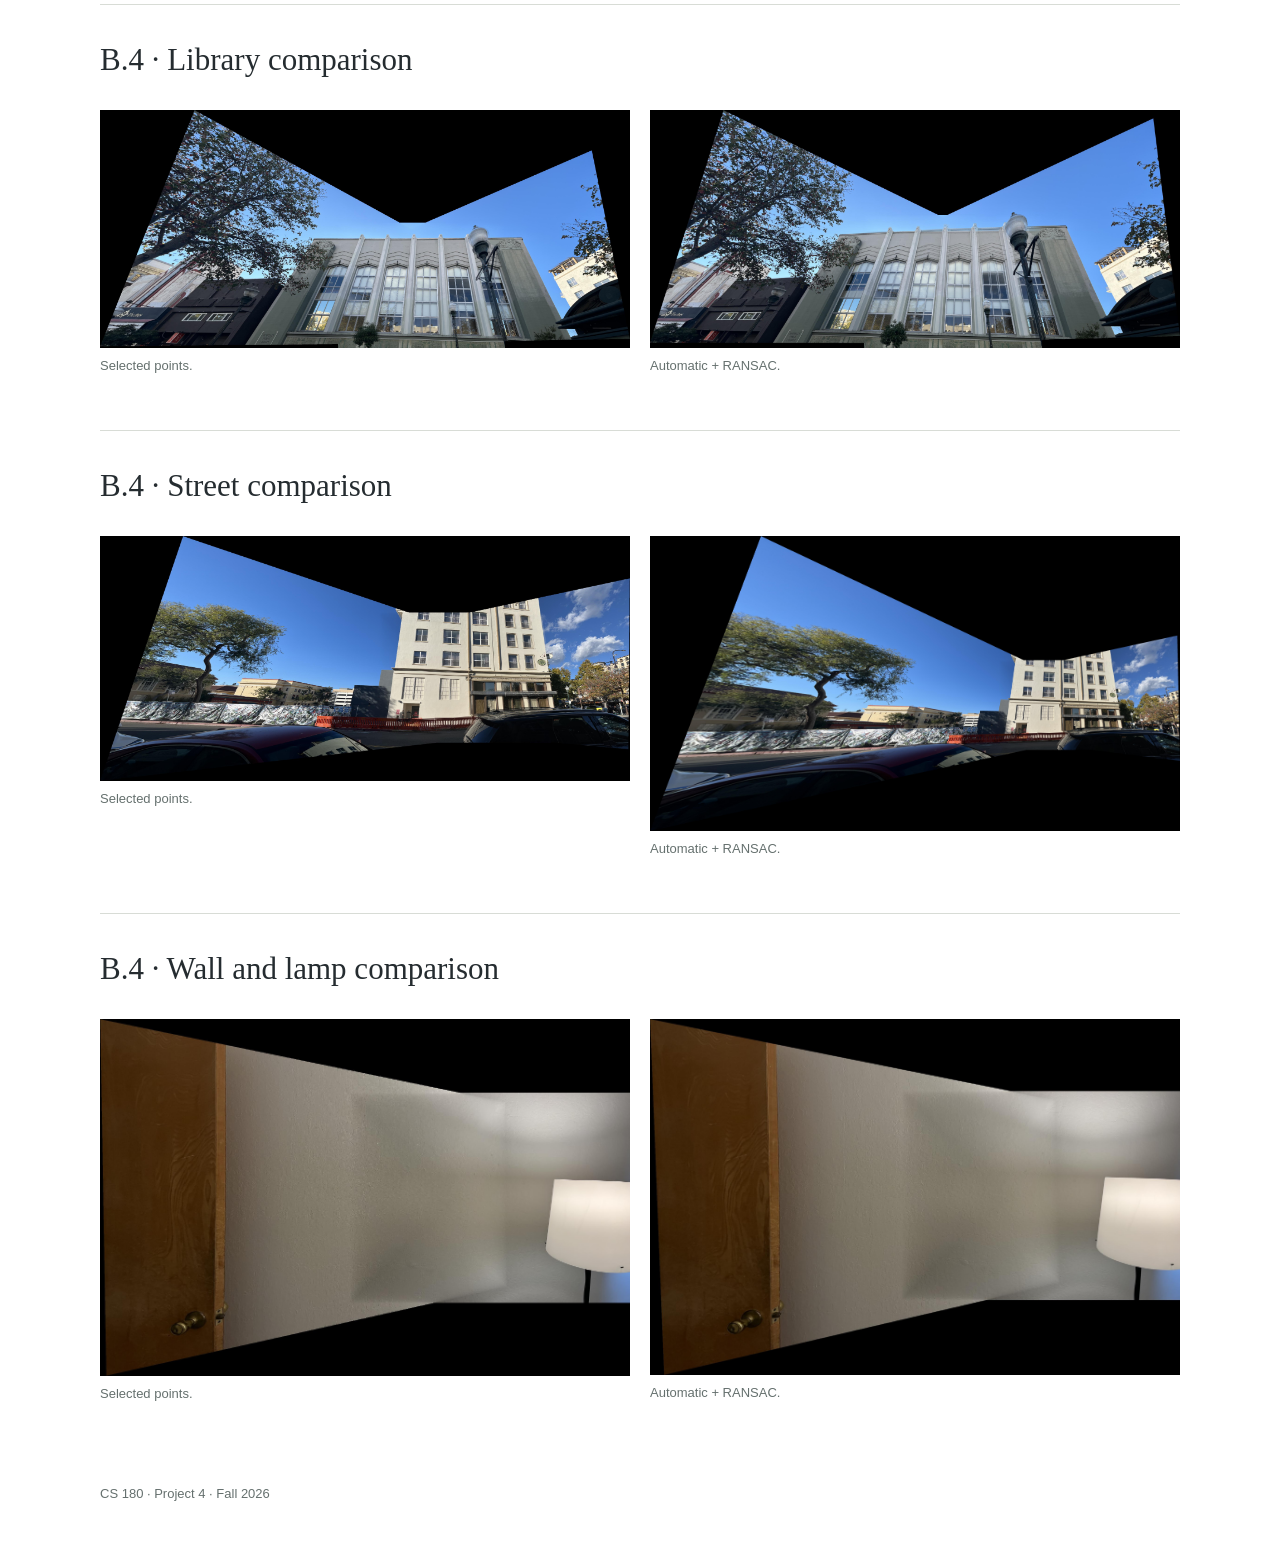
<file: part-b.html>
<!doctype html><html lang="en"><head><meta charset="utf-8"><meta name="viewport" content="width=device-width,initial-scale=1"><meta name="description" content="CS180 Project 4: homographies, rectification, image mosaics, feature matching and RANSAC."><title>Part B (A + B) · Photo Mosaics | CS180 Project 4</title><link rel="stylesheet" href="style.css"></head><body><div class="wrap versions"><a href="index.html">Part A</a><span> / </span><a href="part-b.html">Part B (A + B)</a></div><header class="wrap sheet cover"><p class="eyebrow">CS 180 · Fall 2026 · Project 4</p><h1>Photo Mosaics</h1><p class="subtitle">Image warping and mosaics.</p></header>
<nav class="wrap" aria-label="Report sections"><a href="#a1">A.1 Photos</a><a href="#a2">A.2 Homography</a><a href="#a3">A.3 Rectification</a><a href="#a4">A.4 Mosaics</a></nav><main class="wrap">
<section id="a1" class="sheet "><h2>A.1 · The photographs</h2><p>I use overlapping photos of a library, a street, and an indoor wall. Images are resized to a longest side of 1200 pixels.</p><div class="source-set"><h3>Library</h3><div class="grid sources"><figure class=""><a href="assets/library-left-view.jpg"><img src="assets/library-left-view.jpg" alt="Left view"></a><figcaption>Left view</figcaption></figure><figure class=""><a href="assets/library-middle-view.jpg"><img src="assets/library-middle-view.jpg" alt="Middle view"></a><figcaption>Middle view</figcaption></figure><figure class=""><a href="assets/library-right-view.jpg"><img src="assets/library-right-view.jpg" alt="Right view"></a><figcaption>Right view</figcaption></figure></div></div><div class="source-set"><h3>Street</h3><div class="grid sources"><figure class=""><a href="assets/street-left-view.jpg"><img src="assets/street-left-view.jpg" alt="Left view"></a><figcaption>Left view</figcaption></figure><figure class=""><a href="assets/street-middle-view.jpg"><img src="assets/street-middle-view.jpg" alt="Middle view"></a><figcaption>Middle view</figcaption></figure><figure class=""><a href="assets/street-right-view.jpg"><img src="assets/street-right-view.jpg" alt="Right view"></a><figcaption>Right view</figcaption></figure></div></div><div class="source-set"><h3>Wall and lamp</h3><div class="grid sources"><figure class=""><a href="assets/wall-and-lamp-left-view.jpg"><img src="assets/wall-and-lamp-left-view.jpg" alt="Left view"></a><figcaption>Left view</figcaption></figure><figure class=""><a href="assets/wall-and-lamp-right-view.jpg"><img src="assets/wall-and-lamp-right-view.jpg" alt="Right view"></a><figcaption>Right view</figcaption></figure></div></div></section>
<section id="a2" class="sheet "><h2>A.2 · Recovering homographies</h2><p>A homography maps one view to another: p′ ∼ Hp. I set the bottom-right entry of H to 1, leaving eight unknowns. Each point pair (x, y) → (u, v) gives two rows:</p>
<pre class="equation">[ x y 1 0 0 0 -ux -uy ] h = u
[ 0 0 0 x y 1 -vx -vy ] h = v

h = [h11 h12 h13 h21 h22 h23 h31 h32]ᵀ
A h ≈ b</pre>
<p>Four pairs are enough in theory. I use more, spread across the overlap, and solve with least squares. The coordinates are centered and scaled first; H is then converted back to pixel coordinates.</p><figure class="wide"><a href="assets/image1_compare_manual_points_1.jpg"><img src="assets/image1_compare_manual_points_1.jpg" alt="Library: 13 selected pairs. The middle image maps to the left image."></a><figcaption>Library: 13 selected pairs. The middle image maps to the left image.</figcaption></figure><p>Recovered H from the middle library view to the left view:</p><pre class="matrix">[  0.3772   0.15098   509.72 ]
[ -0.41844   0.76362   185.14 ]
[ -0.000474  -6.1623e-05   1 ]</pre><p class="small">Coordinates are (x, y) in the resized images.</p></section>
<section id="a2-more" class="sheet "><h2>A.2 · More correspondences</h2><div class="keep"><h3>Street</h3><figure class="wide"><a href="assets/image2_compare_manual_points_1.jpg"><img src="assets/image2_compare_manual_points_1.jpg" alt="15 selected pairs."></a><figcaption>15 selected pairs.</figcaption></figure><pre class="matrix">[  0.43991   0.14927   676.14 ]
[ -0.30887   0.91361   63.344 ]
[ -0.0004553   3.2213e-05   1 ]</pre></div><div class="keep"><h3>Wall and lamp</h3><figure class="wide"><a href="assets/image3_compare_manual_points_1.jpg"><img src="assets/image3_compare_manual_points_1.jpg" alt="7 selected pairs."></a><figcaption>7 selected pairs.</figcaption></figure><pre class="matrix">[  0.51013  -0.0087737   542.44 ]
[ -0.17082   0.83502   80.96 ]
[ -0.00039657  -3.2544e-07   1 ]</pre></div><p>The other adjacent pairs use the same setup. Library: 13 and 15 pairs. Street: 15 and 20. Wall: 7.</p></section>
<section id="a3" class="sheet rect-page"><h2>A.3 · Eye patch box</h2><p>I map each output pixel through H⁻¹ and sample the source image. Inverse warping avoids holes. Nearest neighbor rounds to one pixel; bilinear uses the four neighbors and their distance weights.</p><p>I select the four corners of the box face and map them to a rectangle.</p><figure class="rect-input"><a href="assets/results_rect1_source_0.jpg"><img src="assets/results_rect1_source_0.jpg" alt="Angled input."></a><figcaption>Angled input.</figcaption></figure><div class="grid two rectified"><figure class=""><a href="assets/results_rect1_nearest.png"><img src="assets/results_rect1_nearest.png" alt="Nearest neighbor."></a><figcaption>Nearest neighbor.</figcaption></figure><figure class=""><a href="assets/results_rect1_bilinear.png"><img src="assets/results_rect1_bilinear.png" alt="Bilinear."></a><figcaption>Bilinear.</figcaption></figure></div><p>Width / height: target 0.79, rectified 0.79. Nearest: 33.0 ms. Bilinear: 89.3 ms. One run, not a benchmark.</p><p>Both recover the rectangular face. Bilinear looks a little smoother around letters. Nearest is faster, but its edges can look rough when enlarged. Neither method can fix blur already in the photo.</p></section>
<section id="a3-box2" class="sheet rect-page"><h2>A.3 · Caudalie box</h2><figure class="rect-input"><a href="assets/results_rect2_source_0.jpg"><img src="assets/results_rect2_source_0.jpg" alt="Angled input."></a><figcaption>Angled input.</figcaption></figure><div class="grid two rectified"><figure class=""><a href="assets/results_rect2_nearest.png"><img src="assets/results_rect2_nearest.png" alt="Nearest neighbor."></a><figcaption>Nearest neighbor.</figcaption></figure><figure class=""><a href="assets/results_rect2_bilinear.png"><img src="assets/results_rect2_bilinear.png" alt="Bilinear."></a><figcaption>Bilinear.</figcaption></figure></div><p>Width / height: target 1.07, rectified 1.07. Nearest: 40.1 ms. Bilinear: 111.4 ms. One run, not a benchmark.</p><p>The text is now upright and the sides are straight. The output keeps the target proportions. Source images are read at a longest side of 2400 pixels for these two examples.</p></section>
<section id="a4" class="sheet "><h2>A.4 · Warping and blending</h2><p>The middle image is the reference for each three-image set. For the two-image wall set, it is the second image. I chain adjacent homographies, transform the image corners, and use their combined bounds as the canvas.</p>
<p>Each image gets a weight based on distance to its nearest edge. The weight is largest inside, small near the border. After warping the image and its weights, I take the weighted average in overlaps.</p>
<div class="equation">mosaic = Σ(weight × warped image) / Σ(weight)</div>
<p>A separate validity mask keeps real black pixels. The black border around each panorama means no source image covers that part of the canvas.</p><figure class="mosaic"><a href="assets/image1_compare_manual_mosaic.jpg"><img src="assets/image1_compare_manual_mosaic.jpg" alt="Library · selected-point mosaic."></a><figcaption>Library · selected-point mosaic.</figcaption></figure><figure class="mosaic"><a href="assets/image2_compare_manual_mosaic.jpg"><img src="assets/image2_compare_manual_mosaic.jpg" alt="Street · selected-point mosaic."></a><figcaption>Street · selected-point mosaic.</figcaption></figure><figure class="mosaic"><a href="assets/image3_compare_manual_mosaic.jpg"><img src="assets/image3_compare_manual_mosaic.jpg" alt="Wall and lamp · selected-point mosaic."></a><figcaption>Wall and lamp · selected-point mosaic.</figcaption></figure></section><nav aria-label="Part B sections"><a href="#b1">B.1 Corners</a><a href="#b2">B.2 Descriptors</a><a href="#b3">B.3 Matching</a><a href="#b4">B.4 RANSAC</a><a href="#compare1">Comparisons</a></nav>
<section id="b1" class="sheet "><h2>B.1 · Harris corners and ANMS</h2><p>I use the supplied Harris detector on grayscale images. Points within 20 pixels of the border are removed, so a 40 × 40 descriptor patch can fit.</p>
<p>Plain Harris points bunch up around detailed areas. ANMS spreads them out. For each point, I find its distance to the nearest corner with a response greater than its own response divided by 0.9. I keep up to 1200 points with the largest distances.</p><div class="equation">rᵢ² = min ‖xᵢ − xⱼ‖², over fⱼ &gt; fᵢ / 0.9</div><figure class="feature-wide"><a href="assets/image1_compare_auto_corners_1.jpg"><img src="assets/image1_compare_auto_corners_1.jpg" alt="Library: Harris on the left, ANMS on the right."></a><figcaption>Library: Harris on the left, ANMS on the right.</figcaption></figure><figure class="feature-wide"><a href="assets/image2_compare_auto_corners_1.jpg"><img src="assets/image2_compare_auto_corners_1.jpg" alt="Street: Harris on the left, ANMS on the right."></a><figcaption>Street: Harris on the left, ANMS on the right.</figcaption></figure><figure class="feature-wide"><a href="assets/image3_compare_auto_corners_1.jpg"><img src="assets/image3_compare_auto_corners_1.jpg" alt="Wall and lamp: Harris on the left, ANMS on the right."></a><figcaption>Wall and lamp: Harris on the left, ANMS on the right.</figcaption></figure></section>
<section id="b2" class="sheet "><h2>B.2 · Feature descriptors</h2><p>At each selected corner, I take a 40 × 40 patch from a Gaussian-smoothed grayscale image (σ = 1). Averaging each 5 × 5 block gives an 8 × 8 descriptor. Then subtract its mean and divide by its standard deviation.</p>
<div class="equation">descriptor = (patch − mean) / max(std, 10⁻⁸)</div>
<p>The patches stay axis-aligned and are normalized for brightness and contrast.</p><div class="grid three descriptors"><figure class=""><a href="assets/image1_compare_auto_descriptors_1.png"><img src="assets/image1_compare_auto_descriptors_1.png" alt="Library · sixteen normalized descriptors."></a><figcaption>Library · sixteen normalized descriptors.</figcaption></figure><figure class=""><a href="assets/image2_compare_auto_descriptors_1.png"><img src="assets/image2_compare_auto_descriptors_1.png" alt="Street · sixteen normalized descriptors."></a><figcaption>Street · sixteen normalized descriptors.</figcaption></figure><figure class=""><a href="assets/image3_compare_auto_descriptors_1.png"><img src="assets/image3_compare_auto_descriptors_1.png" alt="Wall and lamp · sixteen normalized descriptors."></a><figcaption>Wall and lamp · sixteen normalized descriptors.</figcaption></figure></div></section>
<section id="b3" class="sheet "><h2>B.3 · Matching features</h2><p>I compare descriptors by Euclidean distance. A match passes if the nearest distance divided by the second-nearest distance is below 0.8. It must also be a mutual nearest neighbor.</p>
<p>The implementation stores squared distances, so the squared threshold is 0.64. Repeated windows still produce wrong matches. RANSAC handles those next.</p><figure class="feature-wide"><a href="assets/image1_compare_auto_matches_1.jpg"><img src="assets/image1_compare_auto_matches_1.jpg" alt="Library: 53 candidate matches in the first adjacent pair."></a><figcaption>Library: 53 candidate matches in the first adjacent pair.</figcaption></figure><figure class="feature-wide"><a href="assets/image2_compare_auto_matches_1.jpg"><img src="assets/image2_compare_auto_matches_1.jpg" alt="Street: 81 candidate matches in the first adjacent pair."></a><figcaption>Street: 81 candidate matches in the first adjacent pair.</figcaption></figure><figure class="feature-wide"><a href="assets/image3_compare_auto_matches_1.jpg"><img src="assets/image3_compare_auto_matches_1.jpg" alt="Wall and lamp: 88 candidate matches in the first adjacent pair."></a><figcaption>Wall and lamp: 88 candidate matches in the first adjacent pair.</figcaption></figure></section>
<section id="b4" class="sheet "><h2>B.4 · Robust homographies</h2><p>Each RANSAC trial samples four pairs and solves H. A pair is an inlier if its reprojection error is below 3 pixels. I use up to 2000 trials, keep the largest consensus, and refit H using its inliers. The resulting H goes into the warp and blend pipeline from Part A.</p></section>
<section id="compare1" class="sheet comparison-page"><h2>B.4 · Library comparison</h2><div class="grid two comparison"><figure class=""><a href="assets/image1_compare_manual_mosaic.jpg"><img src="assets/image1_compare_manual_mosaic.jpg" alt="Selected points."></a><figcaption>Selected points.</figcaption></figure><figure class=""><a href="assets/image1_compare_auto_mosaic.jpg"><img src="assets/image1_compare_auto_mosaic.jpg" alt="Automatic + RANSAC."></a><figcaption>Automatic + RANSAC.</figcaption></figure></div></section>
<section id="compare2" class="sheet comparison-page"><h2>B.4 · Street comparison</h2><div class="grid two comparison"><figure class=""><a href="assets/image2_compare_manual_mosaic.jpg"><img src="assets/image2_compare_manual_mosaic.jpg" alt="Selected points."></a><figcaption>Selected points.</figcaption></figure><figure class=""><a href="assets/image2_compare_auto_mosaic.jpg"><img src="assets/image2_compare_auto_mosaic.jpg" alt="Automatic + RANSAC."></a><figcaption>Automatic + RANSAC.</figcaption></figure></div></section>
<section id="compare3" class="sheet comparison-page"><h2>B.4 · Wall and lamp comparison</h2><div class="grid two comparison"><figure class=""><a href="assets/image3_compare_manual_mosaic.jpg"><img src="assets/image3_compare_manual_mosaic.jpg" alt="Selected points."></a><figcaption>Selected points.</figcaption></figure><figure class=""><a href="assets/image3_compare_auto_mosaic.jpg"><img src="assets/image3_compare_auto_mosaic.jpg" alt="Automatic + RANSAC."></a><figcaption>Automatic + RANSAC.</figcaption></figure></div></section>
</main><footer class="wrap">CS 180 · Project 4 · Fall 2026</footer></body></html>
</file>
<file: style.css>
:root { --ink:#252c30; --muted:#65706e; --line:#d8dcd6; --accent:#305d59; }
* { box-sizing:border-box; }
html { scroll-behavior:smooth; }
body { margin:0; background:#fff; color:var(--ink); font:16px/1.65 -apple-system,BlinkMacSystemFont,"Segoe UI",sans-serif; }
.wrap { width:min(1080px,calc(100% - 64px)); margin:auto; }
a { color:var(--accent); text-underline-offset:3px; }
a:focus-visible { outline:3px solid #c28b3d; outline-offset:4px; }
header { padding:48px 0 20px; }
.versions { padding-top:20px; font-size:14px; }
h1,h2,h3 { font-family:Georgia,"Times New Roman",serif; font-weight:normal; line-height:1.2; }
h1 { font-size:56px; margin:8px 0 12px; letter-spacing:-1.5px; }
h2 { font-size:31px; margin:0 0 20px; }
h3 { font-size:23px; margin:24px 0 12px; }
p { margin:0 0 16px; }
.eyebrow,.small { font-size:13px; color:var(--muted); }
.eyebrow { letter-spacing:.06em; }
.subtitle { font-size:20px; color:var(--muted); }
nav { padding:12px 0 22px; display:flex; flex-wrap:wrap; gap:8px 18px; font-size:14px; }
section { padding:36px 0; border-top:1px solid var(--line); scroll-margin-top:20px; }
figure { margin:20px 0; min-width:0; }
figure a { display:block; }
img { display:block; width:100%; height:auto; }
figcaption { font-size:13px; line-height:1.5; color:var(--muted); margin-top:8px; }
.hero { margin:24px 0 16px; }
.grid { display:grid; gap:18px; align-items:start; }
.grid figure { margin:12px 0 18px; }
.two { grid-template-columns:repeat(2,minmax(0,1fr)); }
.three,.sources { grid-template-columns:repeat(3,minmax(0,1fr)); }
.inputs img { height:300px; object-fit:contain; background:#f6f6f3; }
.rectified img { height:440px; object-fit:contain; }
.rect-input { width:min(580px,100%); margin-left:auto; margin-right:auto; }
.rect-input img { max-height:380px; object-fit:contain; }
.comparison { gap:20px; }
.comparison img { background:#000; }
.feature-wide,.wide,.inliers { width:min(960px,100%); margin-left:auto; margin-right:auto; }
.equation,.matrix { background:#f4f5f2; padding:16px 20px; font:14px/1.7 ui-monospace,SFMono-Regular,Menlo,monospace; overflow-x:auto; margin:20px 0; }
.table-wrap { overflow-x:auto; margin:20px 0; }
table { width:100%; border-collapse:collapse; font-size:14px; font-variant-numeric:tabular-nums; }
th { text-align:left; font-weight:500; color:var(--muted); }
th,td { border-bottom:1px solid var(--line); padding:9px 14px 9px 0; white-space:nowrap; }
footer { padding:25px 0 40px; font-size:13px; color:var(--muted); }
@media (max-width:700px) {
 .wrap { width:calc(100% - 32px); }
 header { padding-top:28px; }
 h1 { font-size:42px; }
 h2 { font-size:27px; }
 .two,.three { grid-template-columns:1fr; }
 .sources { gap:8px; }
 .sources figcaption { font-size:10px; }
 .inputs img,.rectified img { height:auto; max-height:520px; }
 .equation,.matrix { font-size:11px; padding:12px; }
 .descriptors { grid-template-columns:repeat(3,minmax(0,1fr)); gap:8px; }
}
@media print {
 @page { size:A4; margin:14mm 12mm 17mm; }
 html { scroll-behavior:auto; }
 body { font-size:9pt; line-height:1.45; color:#202525; }
 .wrap { width:100%; }
 header { padding:0; }
 h1 { font-size:35pt; }
 h2 { font-size:20pt; margin:0 0 4mm; }
 h3 { font-size:13pt; margin:4mm 0 2mm; }
 p { margin:0 0 3mm; orphans:3; widows:3; }
 .eyebrow,.small,figcaption { font-size:8pt; }
 .subtitle { font-size:13pt; }
 nav,footer,.versions { display:none; }
 section.sheet { break-before:page; border:0; padding:0; }
 figure,.keep,.source-set,.grid,pre,table { break-inside:avoid; }
 figure { margin:3mm 0; }
 .grid { gap:4mm; }
 .grid figure { margin:2mm 0; }
 .two { grid-template-columns:repeat(2,minmax(0,1fr)); }
 .three,.sources { grid-template-columns:repeat(3,minmax(0,1fr)); }
 .sources img { max-height:38mm; object-fit:contain; }
 .hero img { max-height:95mm; object-fit:contain; }
 .inputs img { height:40mm; object-fit:contain; background:white; }
 .rectified img { height:100mm; object-fit:contain; }
 .rect-input { width:100%; }
 .rect-input img { height:50mm; object-fit:contain; }
 .feature-wide img { max-height:49mm; object-fit:contain; }
 .wide img { max-height:53mm; object-fit:contain; }
 .inliers img { max-height:38mm; object-fit:contain; }
 .mosaic img { max-height:48mm; object-fit:contain; }
 .comparison img { max-height:110mm; object-fit:contain; }
 .trial img { max-height:100mm; object-fit:contain; }
 .equation,.matrix { font-size:8pt; padding:3mm; margin:3mm 0; white-space:pre-wrap; }
 table { font-size:8pt; }
 th,td { padding:2mm 3mm 2mm 0; }
 .table-wrap { margin:3mm 0; }
 a { color:inherit; text-decoration:none; }
 section.comparison-page { break-before:auto; padding-top:6mm; break-inside:avoid; }
 section#a1,section#compare1 { break-before:auto; }
 section#compare1 { padding-top:0; }
 header { margin-bottom:6mm; }
}
</file>
